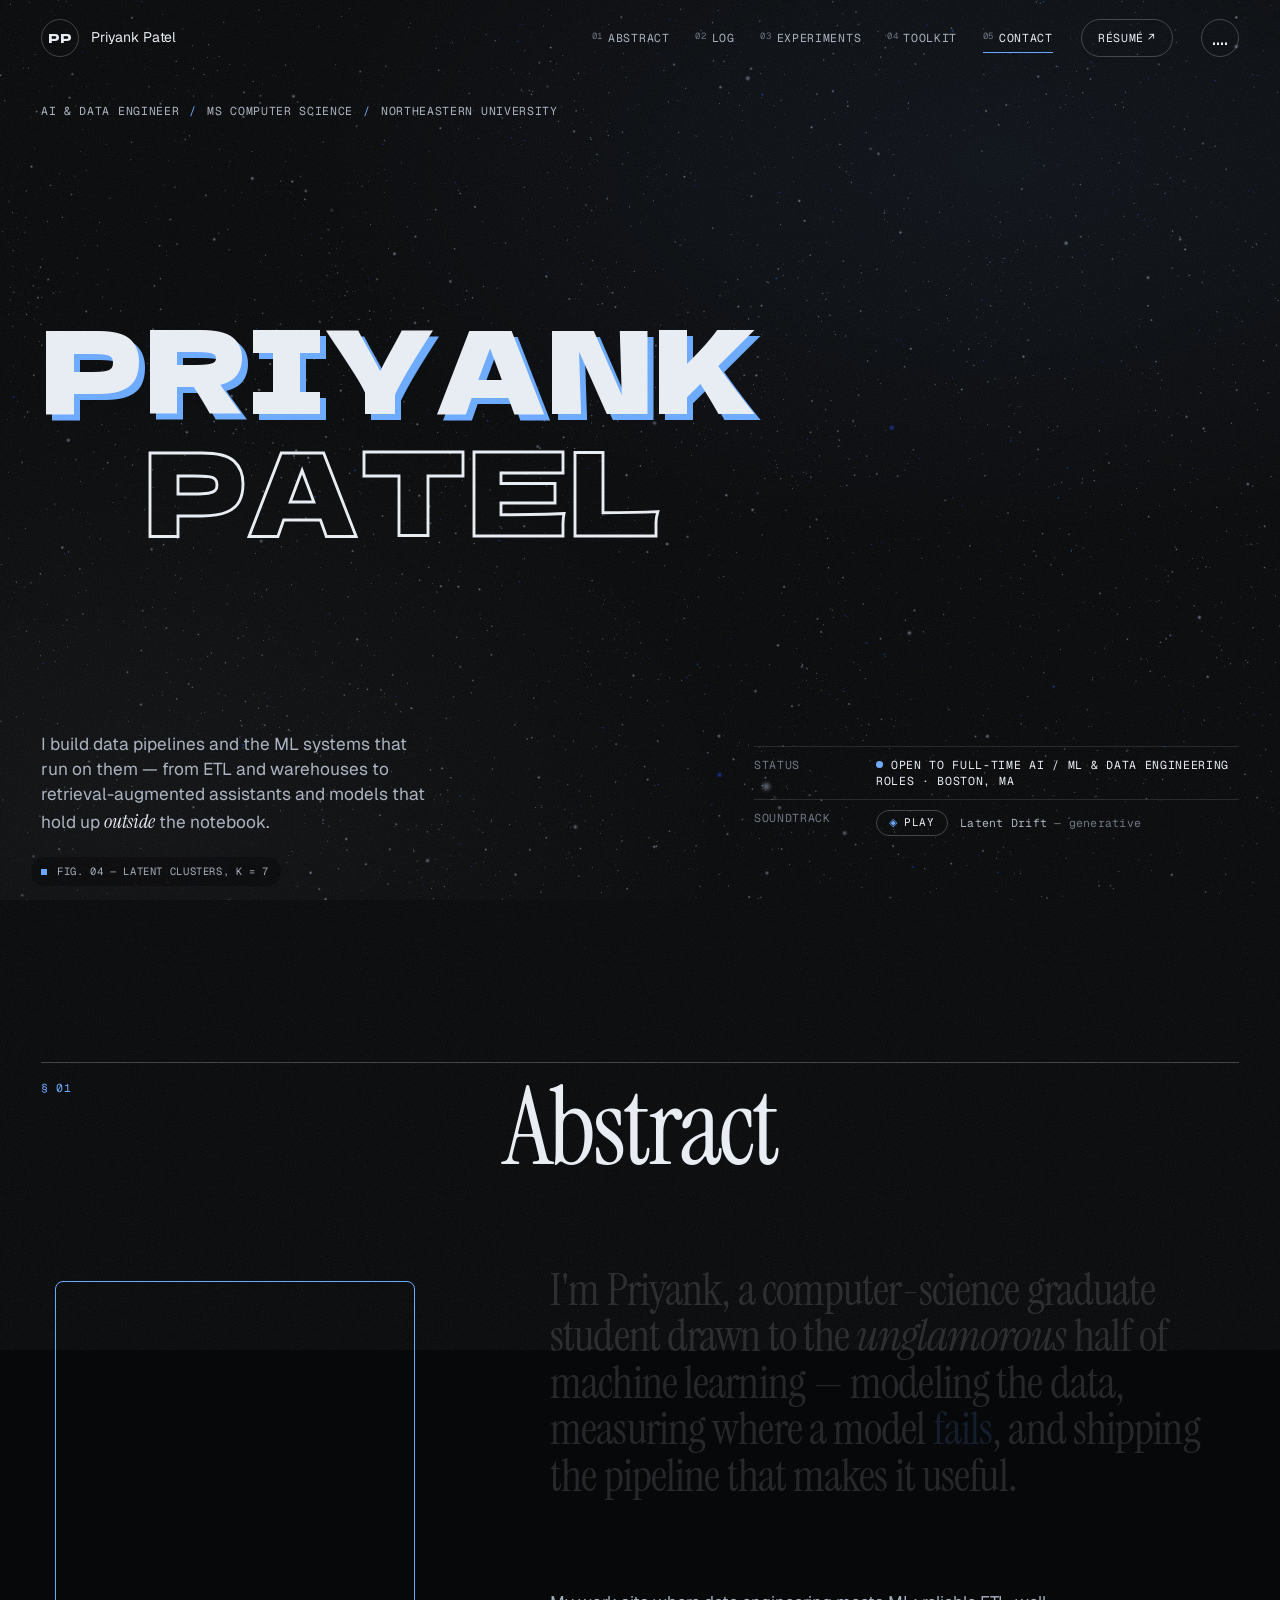
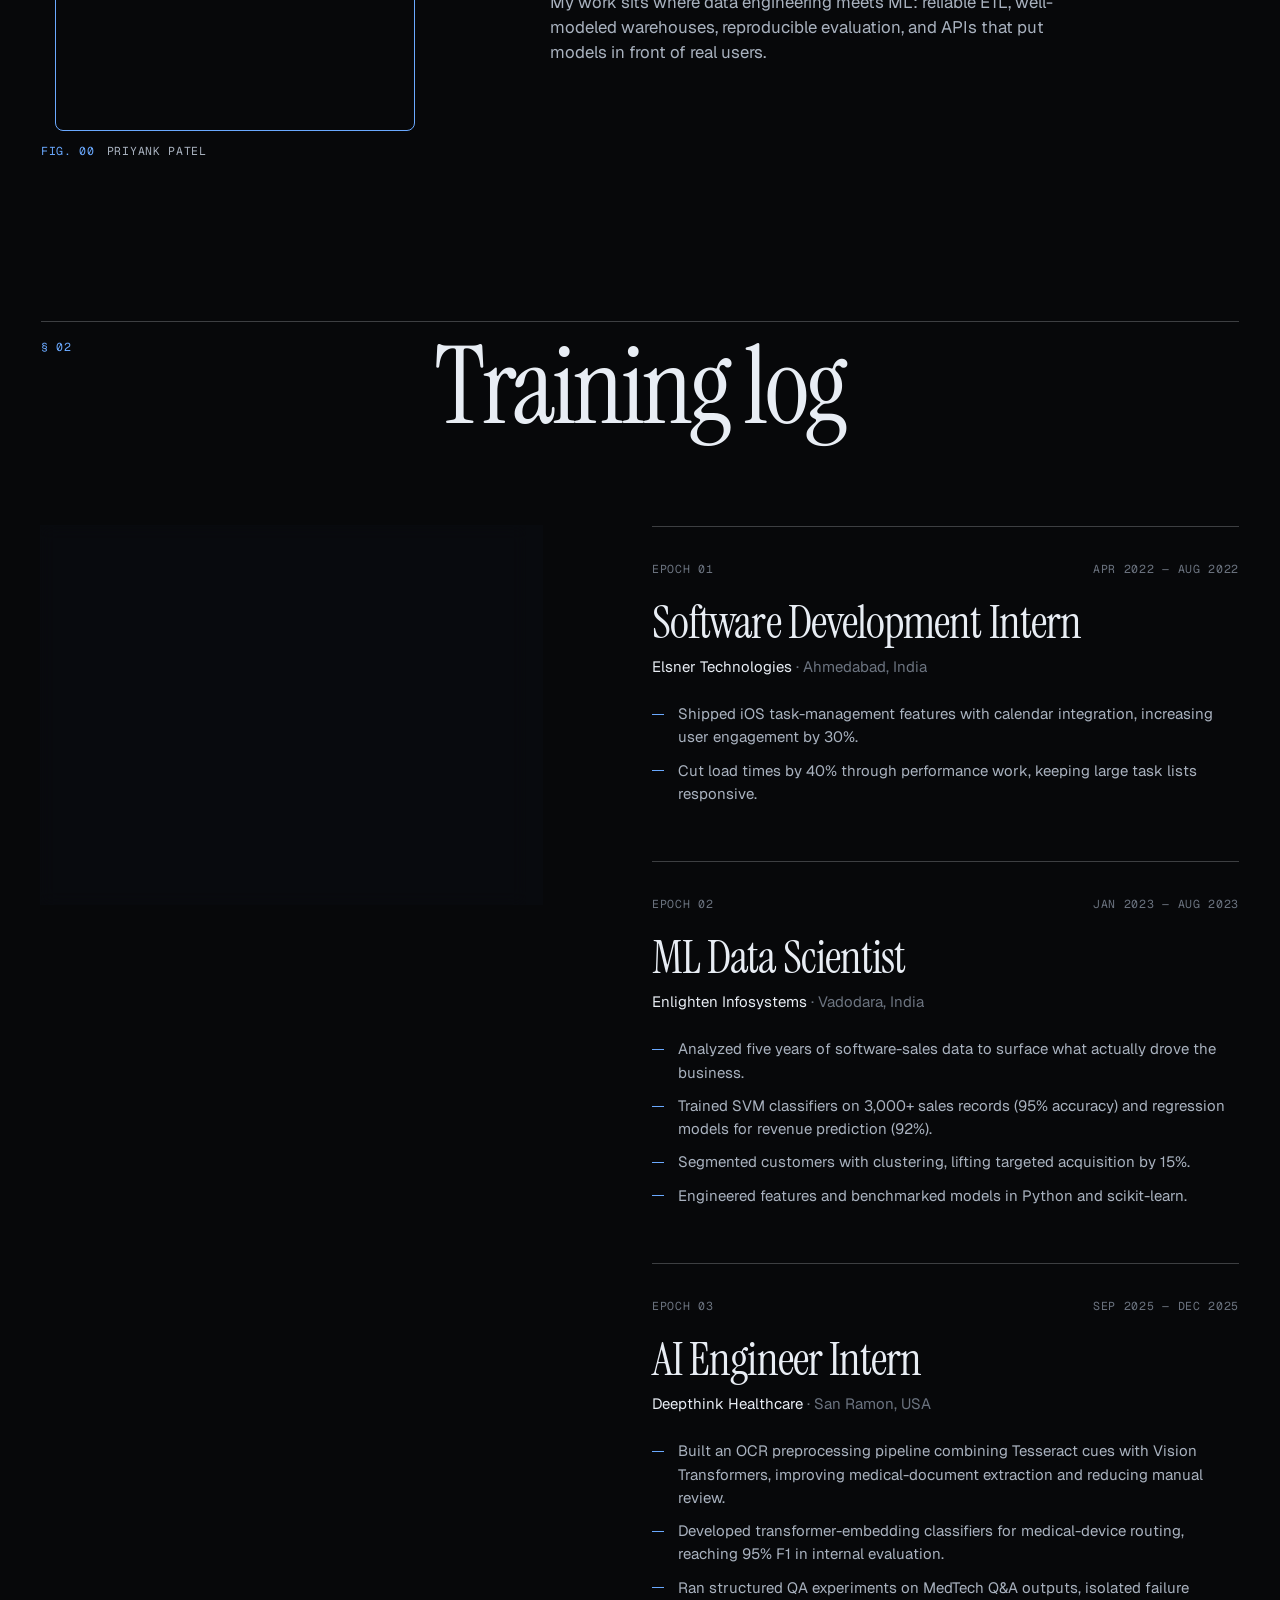
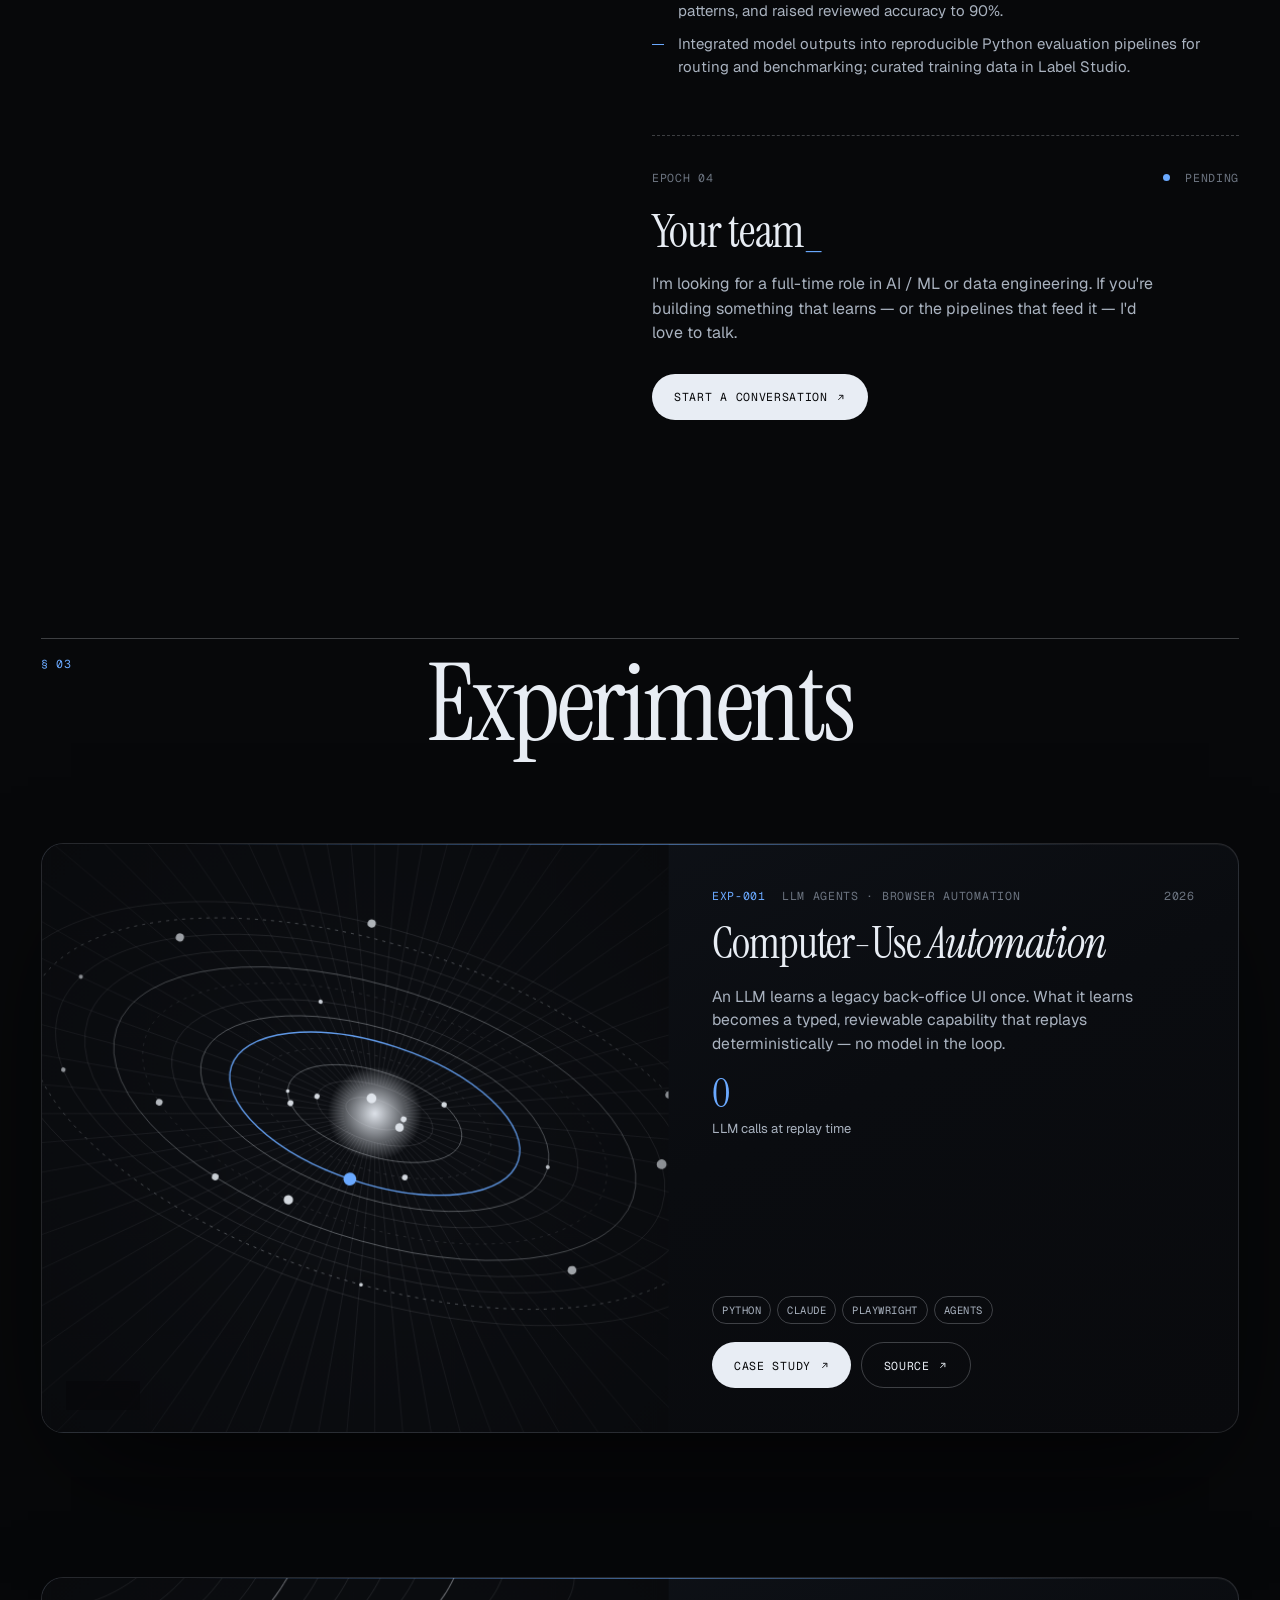
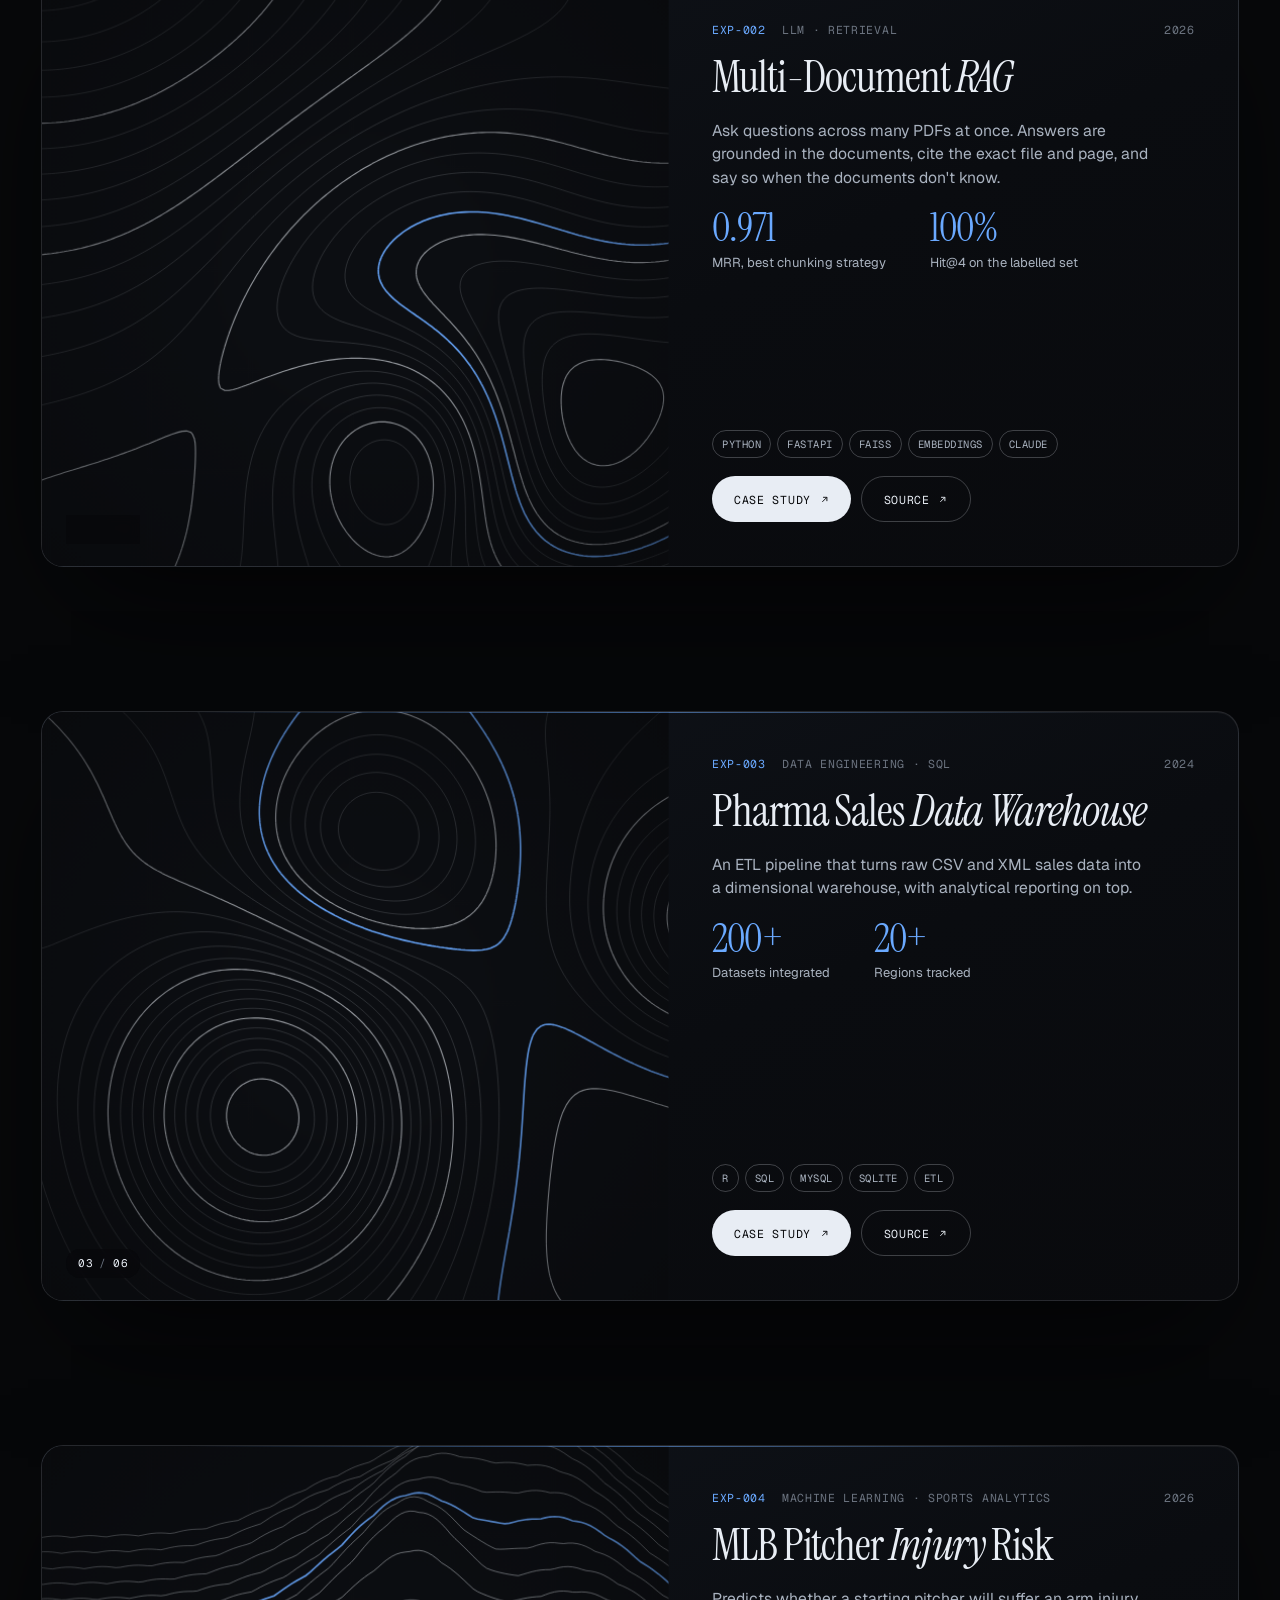
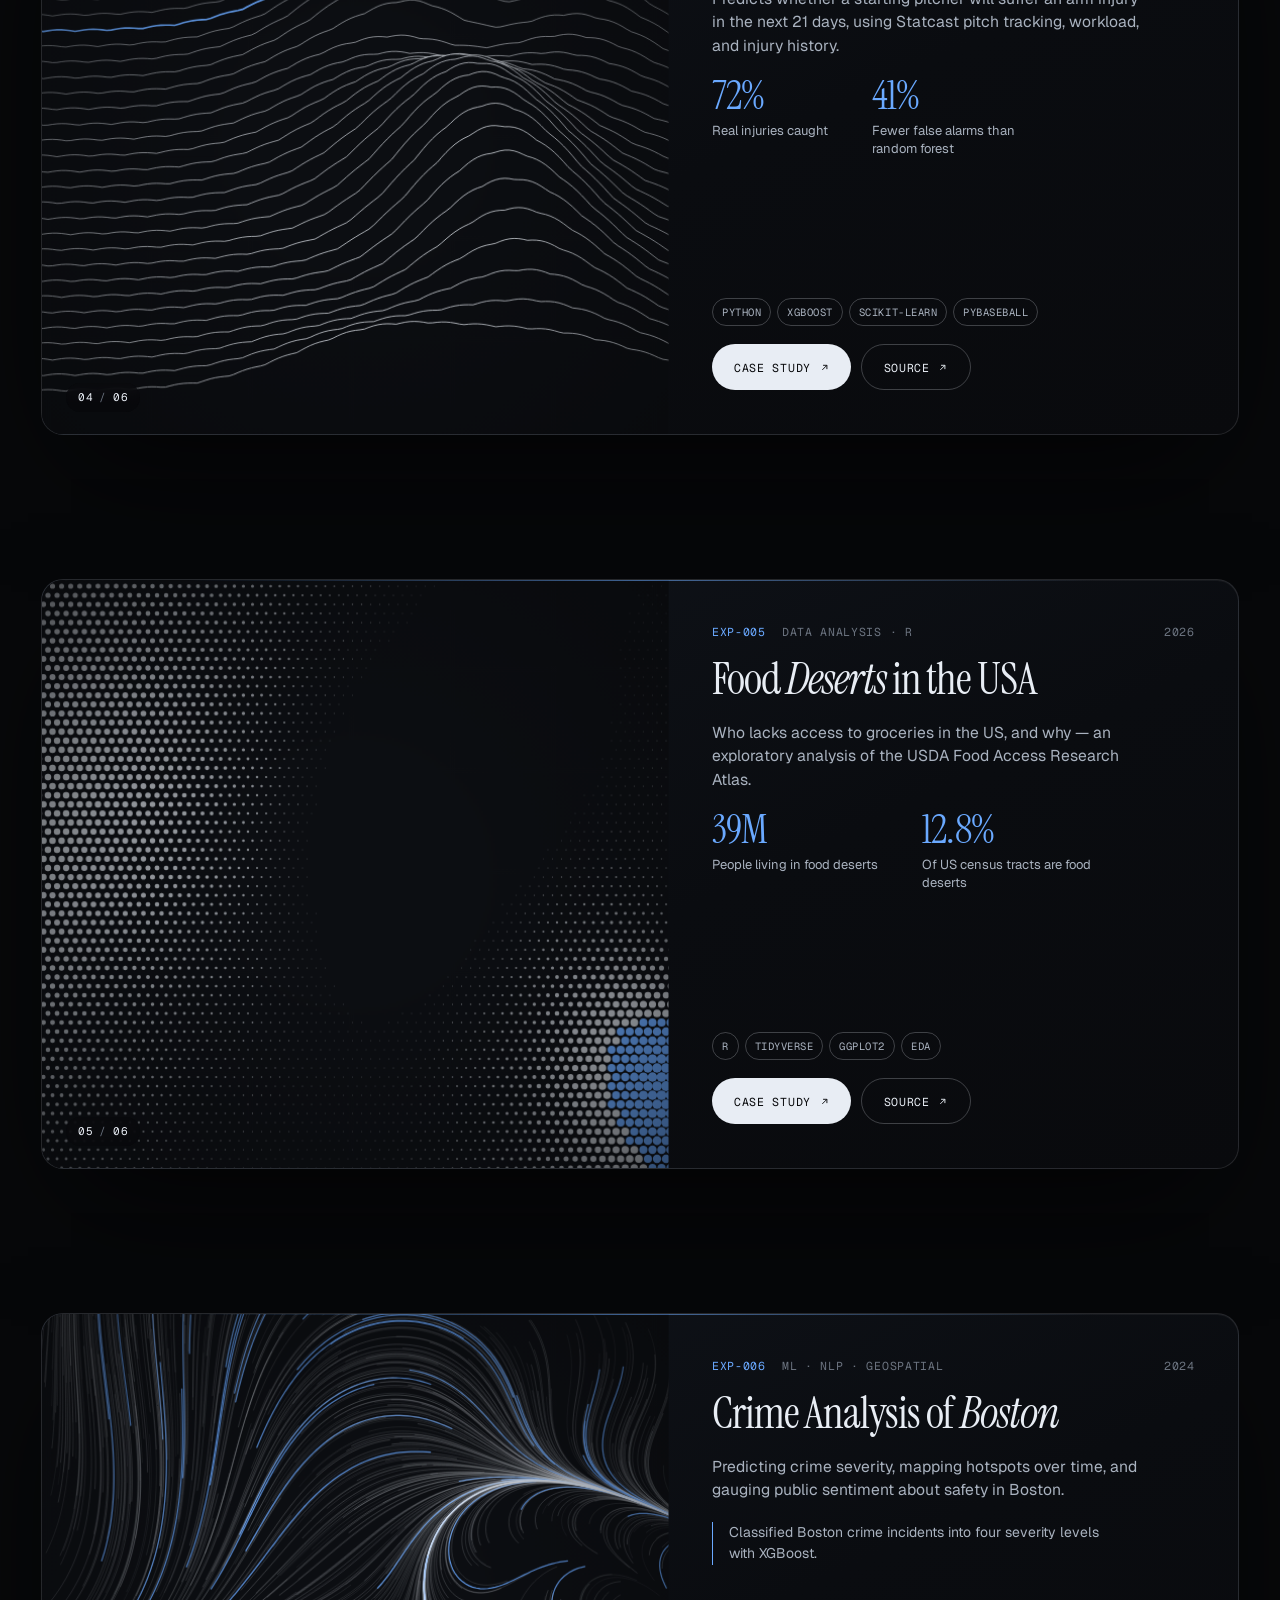
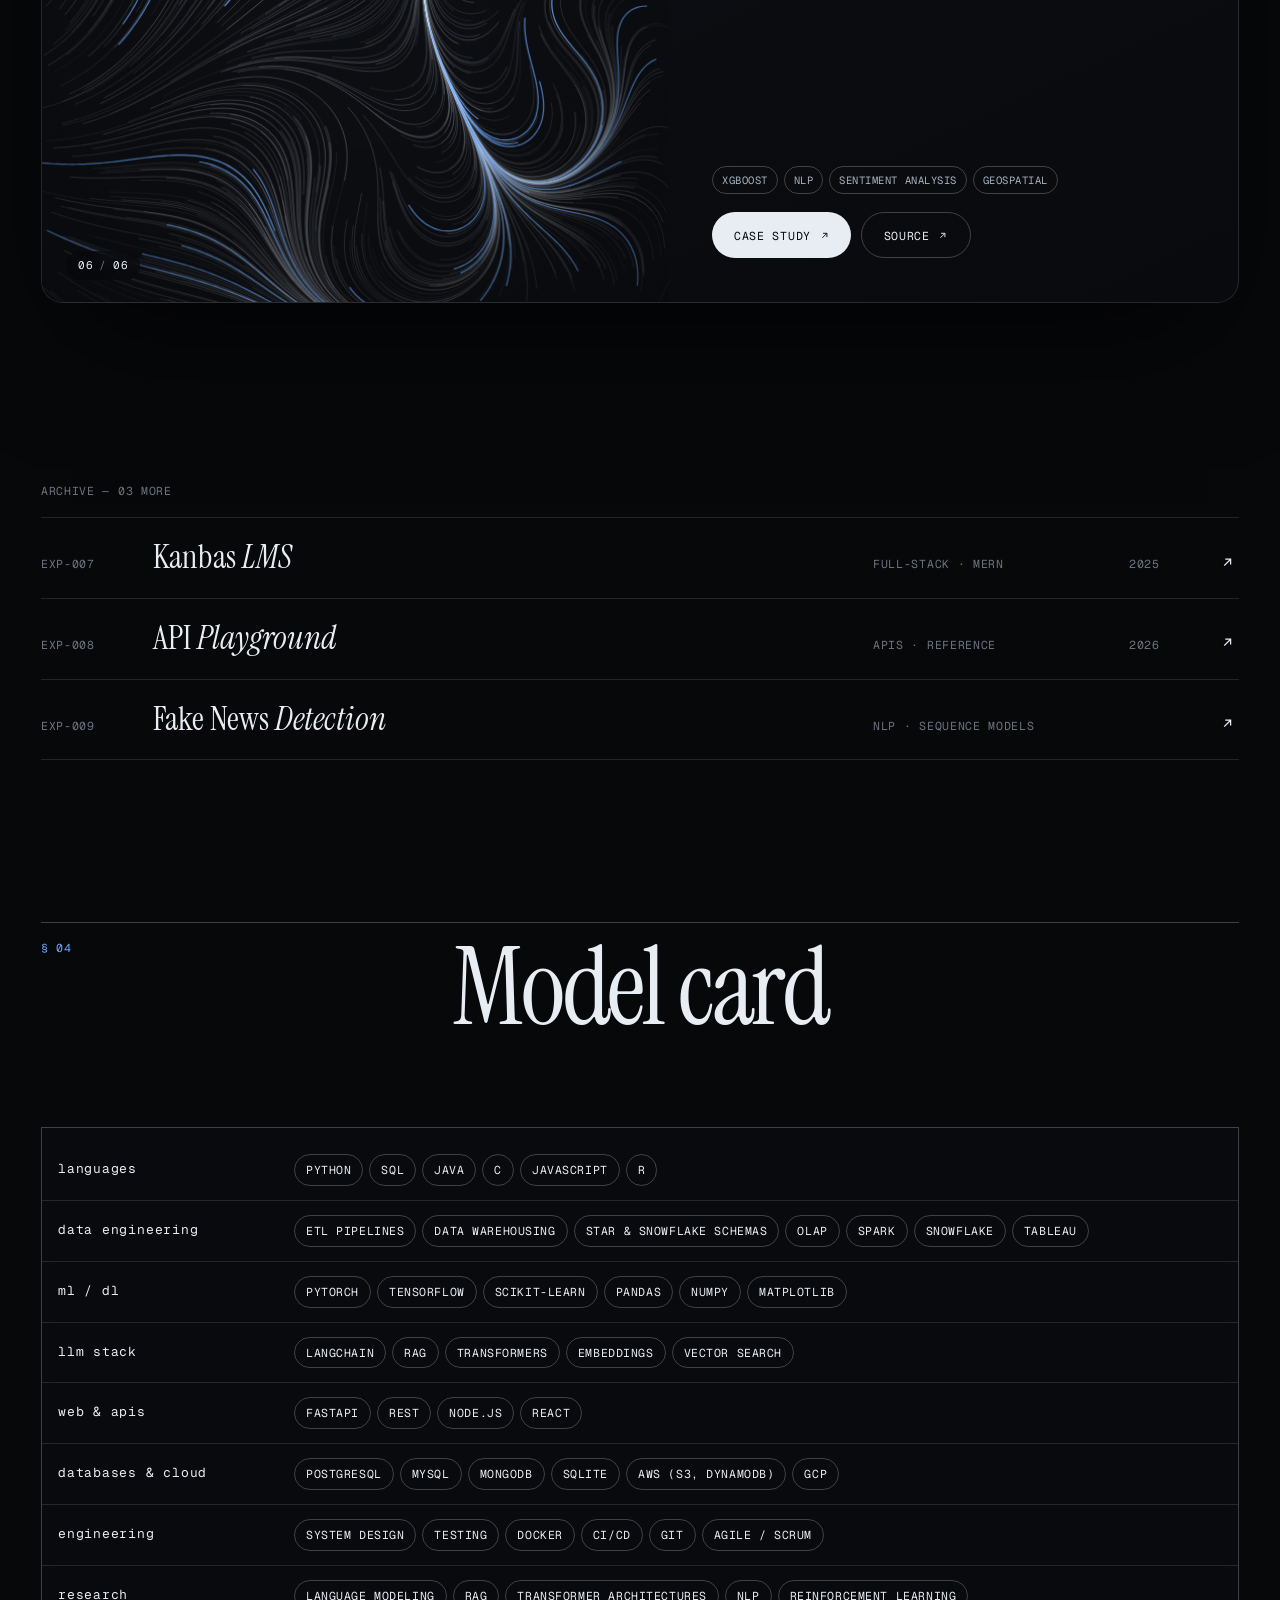
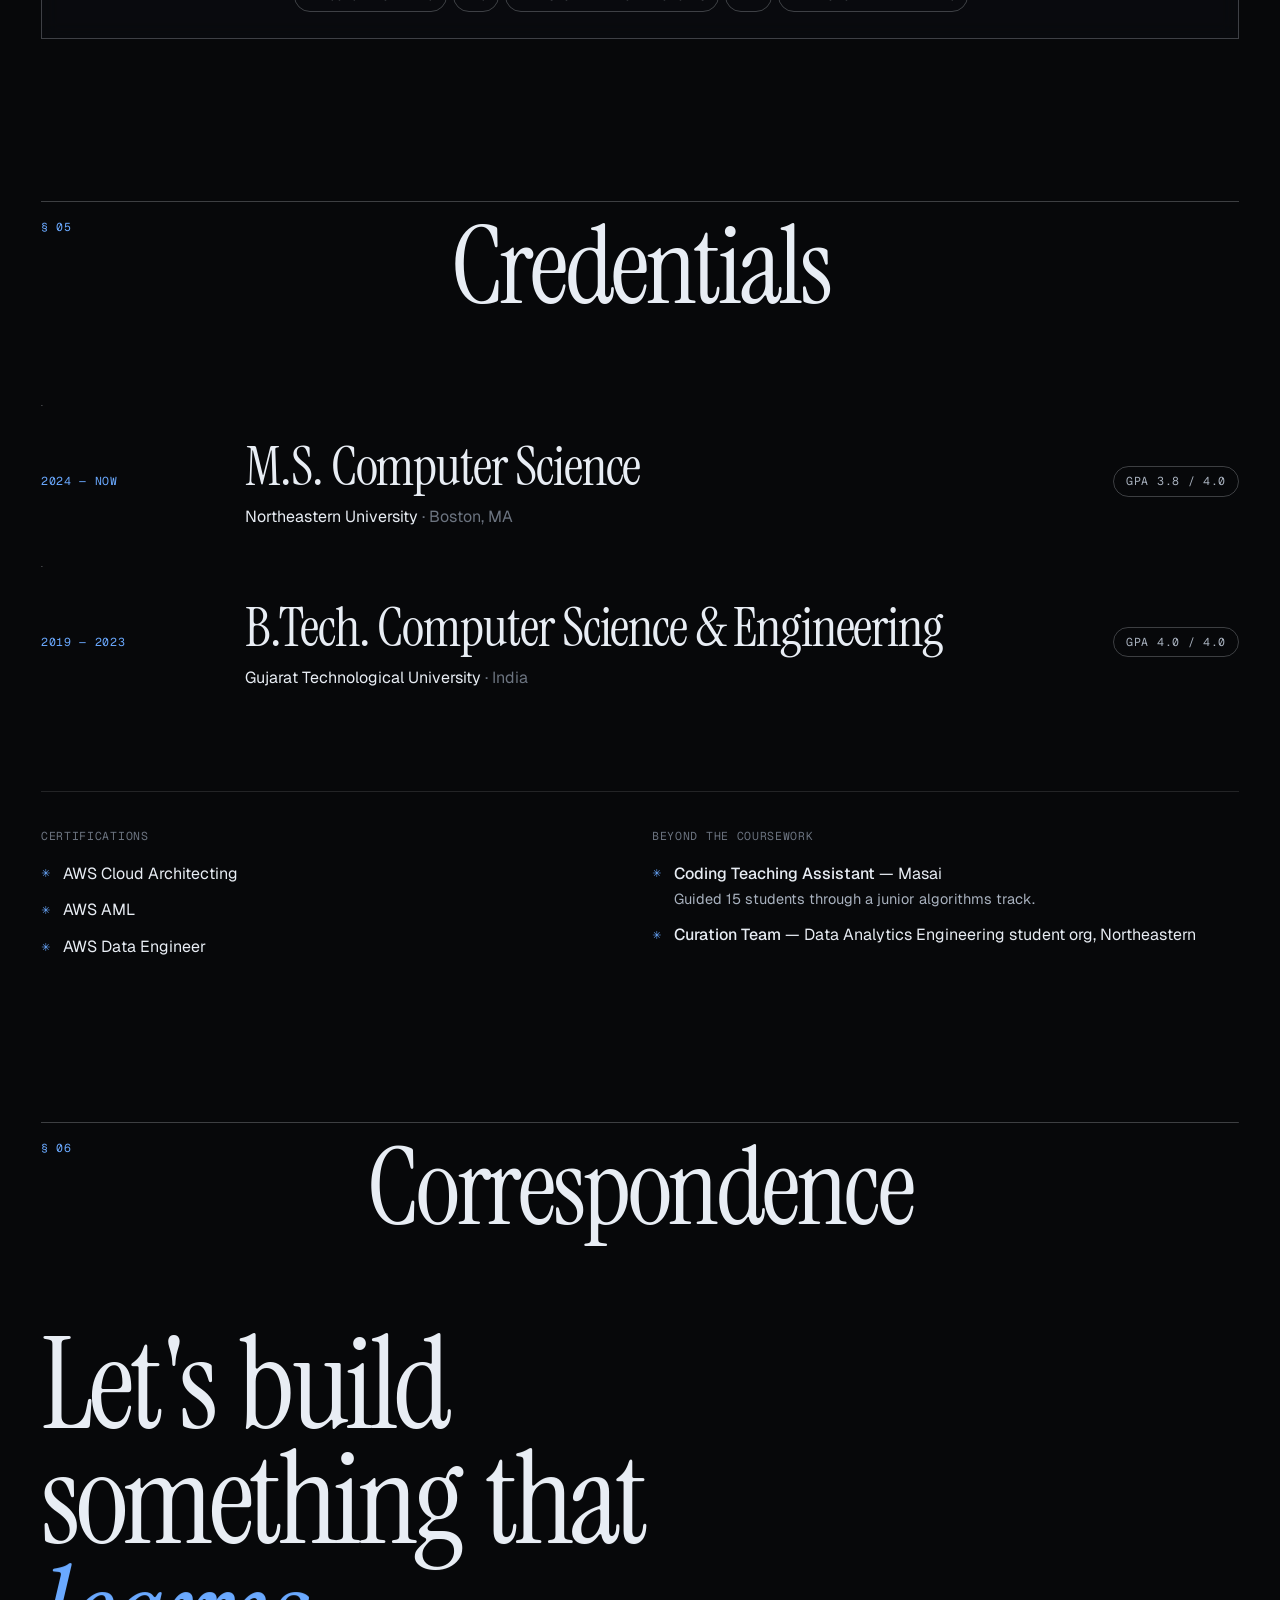
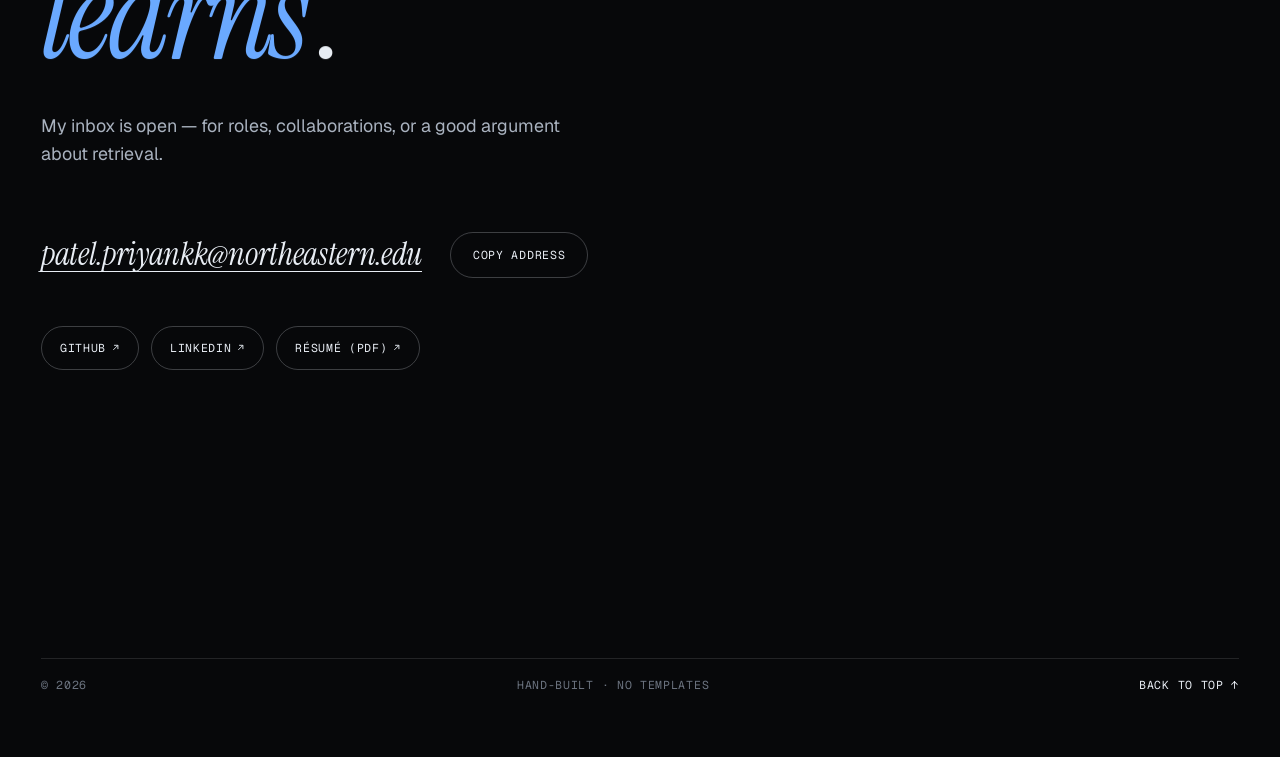
<file: index.html>
<!doctype html>
<html lang="en">
  <head>
    <meta charset="utf-8" />
    <meta name="viewport" content="width=device-width, initial-scale=1, viewport-fit=cover" />
    <title>Priyank Patel — AI & Data Engineer</title>
    <meta
      name="description"
      content="Priyank Patel — AI & data engineer and Northeastern CS grad student building data pipelines, warehouses, and the ML and retrieval systems on top of them."
    />
    <meta name="author" content="Priyank Patel" />
    <meta name="theme-color" content="#07080a" />
    <meta name="color-scheme" content="dark" />
    <link rel="canonical" href="https://priyank1510.github.io/" />

    <meta property="og:type" content="website" />
    <meta property="og:url" content="https://priyank1510.github.io/" />
    <meta property="og:title" content="Priyank Patel — AI & Data Engineer" />
    <meta property="og:description" content="Data pipelines, warehouses, and the ML and retrieval systems built on top of them." />
    <meta property="og:image" content="https://priyank1510.github.io/assets/og.png" />
    <meta property="og:image:width" content="1200" />
    <meta property="og:image:height" content="630" />
    <meta name="twitter:card" content="summary_large_image" />
    <meta name="twitter:title" content="Priyank Patel — AI & Data Engineer" />
    <meta name="twitter:description" content="Data pipelines, warehouses, and the ML and retrieval systems built on top of them." />
    <meta name="twitter:image" content="https://priyank1510.github.io/assets/og.png" />

    <link rel="icon" href="assets/favicon.svg" type="image/svg+xml" />
    <link rel="apple-touch-icon" href="assets/apple-touch-icon.png" />

    <link rel="preconnect" href="https://fonts.googleapis.com" />
    <link rel="preconnect" href="https://fonts.gstatic.com" crossorigin />
    <link
      rel="stylesheet"
      href="https://fonts.googleapis.com/css2?family=Dela+Gothic+One&family=Instrument+Serif:ital@0;1&family=Geist:wght@300..700&family=Geist+Mono:wght@400;500&display=swap"
    />
    <link rel="stylesheet" href="css/style.css" />
    <script type="importmap">
      { "imports": { "three": "./vendor/three.module.min.js" } }
    </script>
    <link rel="modulepreload" href="vendor/three.module.min.js" />

    <script>
      document.documentElement.classList.add("js");
    </script>

    <script type="application/ld+json">
      {
        "@context": "https://schema.org",
        "@type": "Person",
        "name": "Priyank Patel",
        "alternateName": "Priyankkumar Chandrakant Patel",
        "jobTitle": "AI & Data Engineer",
        "image": "https://priyank1510.github.io/assets/priyank.jpg",
        "url": "https://priyank1510.github.io/",
        "email": "mailto:patel.priyankk@northeastern.edu",
        "alumniOf": [
          { "@type": "CollegeOrUniversity", "name": "Northeastern University" },
          { "@type": "CollegeOrUniversity", "name": "Gujarat Technological University" }
        ],
        "sameAs": ["https://github.com/priyank1510", "https://www.linkedin.com/in/priyankk"],
        "knowsAbout": ["Machine Learning", "Data Engineering", "ETL", "Data Warehousing", "Retrieval-Augmented Generation", "Natural Language Processing", "Python", "SQL"]
      }
    </script>
  </head>

  <body>
    <a class="skip" href="#main">Skip to content</a>

    <canvas class="field" id="field" aria-hidden="true"></canvas>
    <div class="grain" aria-hidden="true"></div>

    <!-- ============================================================ loader -->
    <div class="loader" aria-hidden="true">
      <div></div>
      <div class="loader__count"><span class="loader__num">000</span></div>
      <div class="loader__bar"><i></i></div>
      <div class="loader__row mono">
        <span data-bind="name">Priyank Patel</span>
        <span>Portfolio · <span data-bind="year">2026</span></span>
      </div>
    </div>

    <!-- ============================================================ cursor -->
    <div class="cursor" aria-hidden="true">
      <div class="cursor__ring"><span class="cursor__label"></span></div>
      <div class="cursor__dot"></div>
    </div>

    <!-- ============================================================ nav -->
    <header class="nav">
      <a class="nav__brand" href="#top" data-magnetic aria-label="Back to top">
        <span class="nav__mono" data-bind="initials">PP</span>
        <span class="nav__name" data-bind="name">Priyank Patel</span>
      </a>
      <div class="nav__right">
      <nav class="nav__links" aria-label="Primary">
        <a href="#about" data-nav="about"><span class="idx">01</span><span data-scramble>Abstract</span></a>
        <a href="#log" data-nav="log"><span class="idx">02</span><span data-scramble>Log</span></a>
        <a href="#work" data-nav="work"><span class="idx">03</span><span data-scramble>Experiments</span></a>
        <a href="#toolkit" data-nav="toolkit"><span class="idx">04</span><span data-scramble>Toolkit</span></a>
        <a href="#contact" data-nav="contact"><span class="idx">05</span><span data-scramble>Contact</span></a>
      </nav>
      <a class="nav__cv mono" data-slot="nav-cv" target="_blank" rel="noopener" hidden><span data-scramble>Résumé</span> ↗</a>
      <button class="sound" type="button" data-sound aria-pressed="false" aria-label="Play soundtrack" data-magnetic>
        <span class="sound__bars" aria-hidden="true"><i></i><i></i><i></i><i></i></span>
      </button>
      <button class="nav__menu mono" type="button" aria-expanded="false" aria-controls="menu">
        <span class="nav__menu-label">Menu</span>
      </button>
      </div>
    </header>

    <div class="menu" id="menu" aria-hidden="true">
      <nav class="menu__links" aria-label="Mobile">
        <a href="#about"><span class="mono">01</span>Abstract</a>
        <a href="#log"><span class="mono">02</span>Training log</a>
        <a href="#work"><span class="mono">03</span>Experiments</a>
        <a href="#toolkit"><span class="mono">04</span>Toolkit</a>
        <a href="#contact"><span class="mono">05</span>Contact</a>
      </nav>
      <div class="menu__foot mono" data-slot="menu-foot"></div>
    </div>

    <!-- ============================================================ HUD -->
    <div class="hud" aria-hidden="true">
      <div class="hud__fig mono"><i></i><span class="hud__fig-text">Fig. 00 — Initialisation</span></div>
    </div>

    <main id="main">
      <!-- ========================================================== hero -->
      <section class="hero" id="top" data-figure="1" data-slot="hero"></section>

      <!-- ========================================================== about -->
      <section class="section about" id="about" data-figure="2">
        <header class="sec-head">
          <span class="sec-head__idx mono">§ 01</span>
          <h2 class="sec-head__title" data-split-chars>Abstract</h2>
        </header>
        <div data-slot="about"></div>
      </section>

      <!-- ========================================================== experience -->
      <section class="section log" id="log" data-figure="3">
        <header class="sec-head">
          <span class="sec-head__idx mono">§ 02</span>
          <h2 class="sec-head__title" data-split-chars>Training log</h2>
        </header>
        <div data-slot="log"></div>
      </section>

      <!-- ========================================================== projects -->
      <section class="section work" id="work" data-figure="4">
        <header class="sec-head">
          <span class="sec-head__idx mono">§ 03</span>
          <h2 class="sec-head__title" data-split-chars>Experiments</h2>
        </header>
        <div data-slot="work"></div>
      </section>

      <!-- ========================================================== skills -->
      <section class="section toolkit" id="toolkit" data-figure="5">
        <header class="sec-head">
          <span class="sec-head__idx mono">§ 04</span>
          <h2 class="sec-head__title" data-split-chars>Model card</h2>
        </header>
        <div data-slot="toolkit"></div>
      </section>

      <!-- ========================================================== education -->
      <section class="section creds" id="credentials" data-figure="5">
        <header class="sec-head">
          <span class="sec-head__idx mono">§ 05</span>
          <h2 class="sec-head__title" data-split-chars>Credentials</h2>
        </header>
        <div data-slot="creds"></div>
      </section>

      <!-- ========================================================== contact -->
      <section class="section contact" id="contact" data-figure="6">
        <header class="sec-head">
          <span class="sec-head__idx mono">§ 06</span>
          <h2 class="sec-head__title" data-split-chars>Correspondence</h2>
        </header>
        <div data-slot="contact"></div>
      </section>
    </main>

    <footer class="foot" data-slot="footer"></footer>

    <!-- ============================================================ case study -->
    <div class="case" id="case" role="dialog" aria-modal="true" aria-labelledby="case-title" aria-hidden="true">
      <div class="case__curtain"></div>
      <div class="case__panel" data-lenis-prevent tabindex="-1">
        <div class="case__bar">
          <span class="case__crumb mono"></span>
          <button class="case__close mono" type="button" data-magnetic>
            <span data-scramble>Close</span> <span aria-hidden="true">✕</span>
          </button>
        </div>
        <article class="case__body"></article>
      </div>
    </div>

    <!-- floating preview for archive rows -->
    <div class="preview" aria-hidden="true"><canvas></canvas></div>

    <noscript>
      <div class="noscript">
        <p>Priyank Patel — AI Engineer.</p>
        <p>This site is interactive and needs JavaScript. Reach me at
          <a href="mailto:patel.priyankk@northeastern.edu">patel.priyankk@northeastern.edu</a>,
          <a href="https://github.com/priyank1510">GitHub</a> or
          <a href="https://www.linkedin.com/in/priyankk">LinkedIn</a>.</p>
      </div>
    </noscript>

    <script defer src="vendor/gsap.min.js"></script>
    <script defer src="vendor/ScrollTrigger.min.js"></script>
    <script defer src="vendor/lenis.min.js"></script>
    <script type="module" src="js/main.js"></script>
  </body>
</html>
</file>
<file: css/style.css>
/* ==========================================================================
   PRIYANK PATEL — portfolio
   Aesthetic: a research notebook lit from inside. Warm ink, bone paper,
   one vermilion signal. Serif for voice, mono for instrumentation.
   ========================================================================== */

:root {
  --ink: #07080a;
  --ink-2: #0e1015;
  --ink-3: #151821;
  --paper: #e8edf4;
  --paper-dim: #a9b2bf;
  --muted: #6c7480;
  --line: rgba(232, 237, 244, 0.12);
  --line-2: rgba(232, 237, 244, 0.24);
  --accent: #6aa9ff;
  --accent-soft: rgba(106, 169, 255, 0.14);

  --display: "Dela Gothic One", "Arial Black", ui-sans-serif, sans-serif;
  --serif: "Instrument Serif", "Iowan Old Style", "Times New Roman", serif;
  --sans: "Geist", ui-sans-serif, system-ui, -apple-system, "Segoe UI", sans-serif;
  --mono: "Geist Mono", ui-monospace, "SFMono-Regular", Menlo, Consolas, monospace;

  --gutter: clamp(16px, 3.2vw, 48px);
  --nav-h: 76px;
  --ease: cubic-bezier(0.16, 1, 0.3, 1);
  --ease-in-out: cubic-bezier(0.87, 0, 0.13, 1);
}

/* ------------------------------------------------------------------ base */
*,
*::before,
*::after {
  box-sizing: border-box;
}

html {
  -webkit-text-size-adjust: 100%;
  text-size-adjust: 100%;
  background: var(--ink);
  color-scheme: dark;
  scrollbar-width: thin;
  scrollbar-color: var(--line-2) transparent;
}

body {
  margin: 0;
  min-height: 100vh;
  background:
    radial-gradient(90vw 70vh at 78% 18%, rgba(106, 169, 255, 0.055), transparent 60%),
    radial-gradient(80vw 80vh at 10% 90%, rgba(232, 237, 244, 0.035), transparent 60%),
    var(--ink);
  background-attachment: fixed;
  color: var(--paper);
  font-family: var(--sans);
  font-size: 16px;
  line-height: 1.55;
  font-weight: 400;
  -webkit-font-smoothing: antialiased;
  -moz-osx-font-smoothing: grayscale;
  overflow-x: clip;
}

img,
canvas,
svg {
  display: block;
  max-width: 100%;
}

a {
  color: inherit;
  text-decoration: none;
}

button {
  font: inherit;
  color: inherit;
  background: none;
  border: 0;
  padding: 0;
  cursor: pointer;
}

h1,
h2,
h3,
h4,
p,
ul,
ol,
dl,
dd {
  margin: 0;
  padding: 0;
}

ul,
ol {
  list-style: none;
}

em {
  font-style: italic;
}

::selection {
  background: var(--accent);
  color: var(--ink);
}

:focus-visible {
  outline: 1px solid var(--accent);
  outline-offset: 4px;
  border-radius: 2px;
}

.mono {
  font-family: var(--mono);
  font-size: 11.5px;
  line-height: 1.4;
  letter-spacing: 0.06em;
  text-transform: uppercase;
  font-weight: 400;
}

.hl {
  color: var(--accent);
}

.muted {
  color: var(--muted);
}

.sr-only {
  position: absolute;
  width: 1px;
  height: 1px;
  margin: -1px;
  overflow: hidden;
  clip: rect(0 0 0 0);
  white-space: nowrap;
}

.skip {
  position: fixed;
  top: 12px;
  left: 12px;
  z-index: 300;
  padding: 10px 14px;
  background: var(--paper);
  color: var(--ink);
  font-family: var(--mono);
  font-size: 12px;
  transform: translateY(-200%);
}
.skip:focus {
  transform: none;
}

/* lenis */
html.lenis,
html.lenis body {
  height: auto;
}
.lenis:not(.lenis-autoToggle).lenis-stopped {
  overflow: clip;
}
.lenis [data-lenis-prevent] {
  overscroll-behavior: contain;
}
.lenis.lenis-smooth iframe {
  pointer-events: none;
}

/* ----------------------------------------------------------- atmosphere */
.field {
  position: fixed;
  inset: 0;
  width: 100vw;
  height: 100vh;
  z-index: 0;
  pointer-events: none;
}

.no-webgl .field {
  display: none;
}
.no-webgl body {
  background:
    radial-gradient(40vw 40vw at 72% 40%, rgba(106, 169, 255, 0.12), transparent 70%),
    radial-gradient(30vw 30vw at 72% 40%, rgba(232, 237, 244, 0.08), transparent 70%),
    var(--ink);
}

.grain {
  position: fixed;
  inset: -50%;
  z-index: 90;
  pointer-events: none;
  opacity: 0.07;
  background-image: url("data:image/svg+xml;utf8,<svg xmlns='http://www.w3.org/2000/svg' width='220' height='220'><filter id='n'><feTurbulence type='fractalNoise' baseFrequency='0.85' numOctaves='3' stitchTiles='stitch'/><feColorMatrix values='0 0 0 0 1  0 0 0 0 1  0 0 0 0 1  0 0 0 0.9 0'/></filter><rect width='100%' height='100%' filter='url(%23n)'/></svg>");
  animation: grain 0.9s steps(6) infinite;
}

@keyframes grain {
  0% { transform: translate(0, 0); }
  20% { transform: translate(-3%, 2%); }
  40% { transform: translate(2%, -4%); }
  60% { transform: translate(-4%, -1%); }
  80% { transform: translate(3%, 3%); }
  100% { transform: translate(0, 0); }
}

main,
.foot {
  position: relative;
  z-index: 1;
}
/* reveal offsets must never widen the page (clip keeps position: sticky working) */
main {
  overflow-x: clip;
}

.pulse {
  display: inline-block;
  width: 7px;
  height: 7px;
  margin-right: 8px;
  border-radius: 50%;
  background: var(--accent);
  vertical-align: 1px;
  box-shadow: 0 0 0 0 rgba(106, 169, 255, 0.6);
  animation: pulse 2s var(--ease) infinite;
}

@keyframes pulse {
  0% { box-shadow: 0 0 0 0 rgba(106, 169, 255, 0.55); }
  70% { box-shadow: 0 0 0 9px rgba(106, 169, 255, 0); }
  100% { box-shadow: 0 0 0 0 rgba(106, 169, 255, 0); }
}

.blink {
  color: var(--accent);
  animation: blink 1.05s steps(1) infinite;
  margin-left: 0.05em;
}
@keyframes blink {
  50% { opacity: 0; }
}

.arr {
  width: 0.8em;
  height: 0.8em;
  display: inline-block;
  vertical-align: -0.02em;
  margin-left: 0.4em;
  transition: transform 0.5s var(--ease);
}
a:hover .arr,
button:hover .arr {
  transform: translate(2px, -2px);
}

.char {
  display: inline-block;
  will-change: transform;
  backface-visibility: hidden;
}

/* ---------------------------------------------------------------- loader */
.loader {
  position: fixed;
  inset: 0;
  z-index: 120;
  display: grid;
  grid-template-rows: auto 1fr auto auto;
  gap: 18px;
  padding: var(--gutter);
  background: var(--ink);
  clip-path: inset(0 0 0 0);
}
.loader__row {
  display: flex;
  justify-content: space-between;
  color: var(--muted);
}
.loader__count {
  align-self: end;
  overflow: hidden;
  line-height: 0.8;
}
.loader__num {
  display: block;
  font-family: var(--display);
  font-size: clamp(5rem, 22vw, 22rem);
  letter-spacing: -0.02em;
  line-height: 0.82;
  font-variant-numeric: tabular-nums;
}
.loader__bar {
  height: 1px;
  background: var(--line);
  overflow: hidden;
}
.loader__bar i {
  display: block;
  height: 100%;
  background: var(--accent);
  transform-origin: left;
  transform: scaleX(0);
}

/* ---------------------------------------------------------------- cursor */
.cursor {
  display: none;
}
.has-cursor .cursor {
  display: block;
}
.has-cursor,
.has-cursor a,
.has-cursor button,
.has-cursor [data-tilt] {
  cursor: none;
}
.cursor__ring,
.cursor__dot {
  position: fixed;
  top: 0;
  left: 0;
  z-index: 200;
  pointer-events: none;
  opacity: 0;
  transition: opacity 0.3s;
}
.cursor-visible .cursor__ring,
.cursor-visible .cursor__dot {
  opacity: 1;
}
.cursor__dot {
  width: 5px;
  height: 5px;
  margin: -2.5px 0 0 -2.5px;
  border-radius: 50%;
  background: var(--paper);
  mix-blend-mode: difference;
}
.cursor__ring {
  width: 0;
  height: 0;
}
.cursor__ring::before {
  content: "";
  position: absolute;
  left: 0;
  top: 0;
  width: 38px;
  height: 38px;
  border: 1px solid rgba(232, 237, 244, 0.45);
  border-radius: 50%;
  transform: translate(-50%, -50%) scale(var(--s, 1));
  transition:
    transform 0.5s var(--ease),
    background-color 0.4s,
    border-color 0.4s;
}
.cursor-hover .cursor__ring::before {
  --s: 1.55;
  border-color: var(--accent);
  background: var(--accent-soft);
}
.cursor-down .cursor__ring::before {
  --s: 0.8;
}
.cursor-label .cursor__ring::before {
  --s: 2.5;
  background: var(--accent);
  border-color: var(--accent);
}
.cursor-label .cursor__dot {
  opacity: 0;
}
.cursor__label {
  position: absolute;
  left: 0;
  top: 0;
  transform: translate(-50%, -50%) scale(0.6);
  opacity: 0;
  font-family: var(--mono);
  font-size: 10.5px;
  letter-spacing: 0.08em;
  text-transform: uppercase;
  color: var(--ink);
  white-space: nowrap;
  transition:
    opacity 0.3s,
    transform 0.5s var(--ease);
}
.cursor-label .cursor__label {
  opacity: 1;
  transform: translate(-50%, -50%) scale(1);
}

/* ------------------------------------------------------------------- nav */
.nav {
  position: fixed;
  inset: 0 0 auto 0;
  z-index: 100;
  height: var(--nav-h);
  padding: 0 var(--gutter);
  display: grid;
  grid-template-columns: 1fr auto;
  align-items: center;
  transition: transform 0.7s var(--ease);
}
.nav::before {
  content: "";
  position: absolute;
  inset: 0 0 -30px 0;
  background: linear-gradient(to bottom, rgba(7, 8, 10, 0.94) 0%, rgba(7, 8, 10, 0.8) 55%, rgba(7, 8, 10, 0));
  backdrop-filter: blur(6px);
  -webkit-backdrop-filter: blur(6px);
  mask-image: linear-gradient(to bottom, #000 60%, transparent);
  -webkit-mask-image: linear-gradient(to bottom, #000 60%, transparent);
  opacity: 0;
  transition: opacity 0.5s;
  pointer-events: none;
}
.nav.is-solid::before {
  opacity: 1;
}
.nav.is-hidden {
  transform: translateY(-110%);
}
.nav.is-hidden:focus-within {
  transform: none;
}
.nav > * {
  position: relative;
}
.nav__brand {
  justify-self: start;
  display: inline-flex;
  align-items: center;
  gap: 12px;
}
.nav__mono {
  display: grid;
  place-items: center;
  width: 38px;
  height: 38px;
  border: 1px solid var(--line-2);
  border-radius: 50%;
  font-family: var(--display);
  font-size: 13px;
  letter-spacing: 0.02em;
  transition:
    background-color 0.4s,
    color 0.4s,
    border-color 0.4s;
}
.nav__brand:hover .nav__mono {
  background: var(--paper);
  color: var(--ink);
  border-color: var(--paper);
}
.nav__name {
  font-size: 14px;
  letter-spacing: -0.01em;
}
.nav__right {
  justify-self: end;
  display: flex;
  align-items: center;
  gap: clamp(16px, 2.2vw, 32px);
}
.nav__links {
  display: flex;
  gap: clamp(14px, 2vw, 30px);
}

.nav__cv {
  display: inline-flex;
  align-items: center;
  gap: 4px;
  height: 38px;
  padding: 0 16px;
  border: 1px solid var(--line-2);
  border-radius: 999px;
  color: var(--paper);
  transition:
    background-color 0.3s,
    color 0.3s,
    border-color 0.3s;
}
.nav__cv:hover {
  background: var(--paper);
  border-color: var(--paper);
  color: var(--ink);
}
.nav__cv[hidden] {
  display: none;
}

/* sound toggle — an equaliser that listens to the soundtrack */
.sound {
  display: grid;
  place-items: center;
  width: 38px;
  height: 38px;
  border: 1px solid var(--line-2);
  border-radius: 50%;
  transition:
    border-color 0.4s,
    background-color 0.4s;
}
.sound:hover {
  border-color: var(--accent);
}
.sound__bars {
  display: flex;
  align-items: flex-end;
  gap: 2px;
  height: 14px;
}
.sound__bars i {
  display: block;
  width: 2px;
  height: 100%;
  background: var(--paper);
  transform-origin: bottom;
  transform: scaleY(0.18);
  transition: transform 0.12s linear;
}
.sound-on .sound {
  border-color: var(--accent);
  background: var(--accent-soft);
}
.sound-on .sound__bars i {
  background: var(--accent);
}
.nav__links a {
  position: relative;
  font-family: var(--mono);
  font-size: 11.5px;
  letter-spacing: 0.06em;
  text-transform: uppercase;
  color: var(--paper-dim);
  padding: 6px 0;
  transition: color 0.3s;
}
.nav__links a:hover,
.nav__links a.is-active {
  color: var(--paper);
}
.nav__links .idx {
  font-size: 9px;
  color: var(--muted);
  margin-right: 5px;
  vertical-align: 3px;
}
.nav__links a::after {
  content: "";
  position: absolute;
  left: 0;
  right: 0;
  bottom: 0;
  height: 1px;
  background: var(--accent);
  transform: scaleX(0);
  transform-origin: right;
  transition: transform 0.6s var(--ease);
}
.nav__links a:hover::after,
.nav__links a.is-active::after {
  transform: scaleX(1);
  transform-origin: left;
}
.nav__menu {
  display: none;
  justify-self: end;
  align-items: center;
  gap: 10px;
  height: 38px;
  padding: 0 16px;
  border: 1px solid var(--line-2);
  border-radius: 999px;
}
.nav__menu i {
  display: none;
}

/* mobile menu */
.menu {
  position: fixed;
  inset: 0;
  z-index: 95;
  display: flex;
  flex-direction: column;
  justify-content: space-between;
  padding: calc(var(--nav-h) + 4vh) var(--gutter) var(--gutter);
  background: var(--ink-2);
  clip-path: inset(0 0 100% 0);
  transition: clip-path 0.9s var(--ease-in-out);
  visibility: hidden;
}
.menu-open .menu {
  clip-path: inset(0 0 0 0);
  visibility: visible;
}
.menu__links {
  display: flex;
  flex-direction: column;
}
.menu__links a {
  display: flex;
  align-items: baseline;
  gap: 16px;
  padding: 10px 0;
  border-bottom: 1px solid var(--line);
  font-family: var(--serif);
  font-size: clamp(2.6rem, 11vw, 4.5rem);
  line-height: 1;
}
.menu__links a .mono {
  color: var(--accent);
}
.menu__foot {
  display: flex;
  flex-direction: column;
  gap: 8px;
  color: var(--paper-dim);
  text-transform: none;
}

/* ------------------------------------------------------------------- HUD */
.hud__fig {
  position: fixed;
  left: calc(var(--gutter) - 10px);
  bottom: 14px;
  z-index: 50;
  display: flex;
  align-items: center;
  gap: 10px;
  padding: 7px 12px 7px 10px;
  border-radius: 999px;
  background: rgba(7, 8, 10, 0.72);
  backdrop-filter: blur(8px);
  -webkit-backdrop-filter: blur(8px);
  color: var(--paper-dim);
  font-size: 10.5px;
  pointer-events: none;
}
.hud__fig i {
  width: 6px;
  height: 6px;
  background: var(--accent);
}
.case-open .hud {
  opacity: 0;
}

/* -------------------------------------------------------------- sections */
.section {
  position: relative;
  padding: clamp(110px, 18vh, 220px) var(--gutter) 0;
}

.sec-head {
  --rule: 1;
  position: relative;
  display: grid;
  grid-template-columns: 1fr auto 1fr;
  align-items: end;
  gap: 24px;
  padding-top: 18px;
  margin-bottom: clamp(56px, 10vh, 120px);
}
.sec-head::before {
  content: "";
  position: absolute;
  inset: 0 0 auto 0;
  height: 1px;
  background: var(--line-2);
  transform: scaleX(var(--rule));
  transform-origin: left;
}
.sec-head__idx {
  color: var(--accent);
  align-self: start;
}
.sec-head__title {
  font-family: var(--serif);
  font-weight: 400;
  font-size: clamp(3rem, 8.4vw, 8.6rem);
  line-height: 0.9;
  letter-spacing: -0.03em;
  text-align: center;
  white-space: nowrap;
}
.sec-head__note {
  justify-self: end;
  align-self: start;
  color: var(--muted);
  text-align: right;
}

/* ----------------------------------------------------------------- chips */
.chips {
  display: flex;
  flex-wrap: wrap;
  gap: 6px;
  margin-top: 20px;
}
.chips li,
.chip {
  font-family: var(--mono);
  font-size: 10.5px;
  letter-spacing: 0.05em;
  text-transform: uppercase;
  padding: 5px 9px;
  border: 1px solid var(--line-2);
  border-radius: 999px;
  color: var(--paper-dim);
  white-space: nowrap;
}

.btn {
  display: inline-flex;
  align-items: center;
  gap: 4px;
  height: 46px;
  padding: 0 22px;
  border-radius: 999px;
  background: var(--paper);
  color: var(--ink);
  font-family: var(--mono);
  font-size: 11.5px;
  letter-spacing: 0.06em;
  text-transform: uppercase;
  transition:
    background-color 0.4s,
    color 0.4s;
}
.btn:hover {
  background: var(--accent);
  color: var(--ink);
}
.btn--ghost {
  background: transparent;
  color: var(--paper);
  border: 1px solid var(--line-2);
}
.btn--ghost:hover {
  border-color: var(--accent);
}

/* ------------------------------------------------------------------ hero */
.hero {
  position: relative;
  min-height: 100vh;
  min-height: 100svh;
  display: grid;
  grid-template-rows: auto 1fr auto;
  padding: calc(var(--nav-h) + 3vh) var(--gutter) 64px;
}
.hero__top {
  display: flex;
  flex-wrap: wrap;
  gap: 10px;
  color: var(--paper-dim);
}
.hero__top .sep {
  color: var(--accent);
}
.hero__title {
  align-self: center;
  font-family: var(--display);
  font-weight: 400;
  font-size: clamp(2.9rem, 9vw, 9.4rem);
  line-height: 1;
  letter-spacing: 0.01em;
  text-transform: uppercase;
  margin: 4vh 0;
  perspective: 900px;
}
.hero__line {
  display: block;
  overflow: hidden;
  padding: 0.02em 0.12em 0.12em 0;
  margin-bottom: -0.08em;
}
.hero__line--2 {
  padding-left: 0.9em;
}
.hero__word {
  display: inline-block;
  font-style: normal;
  white-space: nowrap;
}
/* hard offset shadow, like an anime title card */
.hero__word {
  text-shadow: 0.055em 0.055em 0 var(--accent);
}
.hero__line--2 .hero__word {
  color: transparent;
  -webkit-text-stroke: 0.025em var(--paper);
  text-shadow: none;
}
.hero__foot {
  display: grid;
  grid-template-columns: repeat(12, 1fr);
  gap: 24px;
  align-items: end;
}
.hero__tagline {
  grid-column: 1 / span 6;
  max-width: 36ch;
  font-size: clamp(1.05rem, 1.35vw, 1.3rem);
  line-height: 1.45;
  color: var(--paper-dim);
}
.hero__tagline em {
  font-family: var(--serif);
  font-size: 1.15em;
  color: var(--paper);
}
.hero__meta {
  grid-column: 8 / span 5;
  display: grid;
  gap: 10px;
}
.hero__meta div {
  display: grid;
  grid-template-columns: 110px 1fr;
  gap: 12px;
  padding-top: 10px;
  border-top: 1px solid var(--line);
}
.hero__meta dt {
  color: var(--muted);
}
.hero__meta dd {
  color: var(--paper);
}
.hero__music {
  display: flex;
  flex-wrap: wrap;
  align-items: center;
  gap: 6px 12px;
}
.hero__play {
  display: inline-flex;
  align-items: center;
  gap: 6px;
  height: 26px;
  padding: 0 12px;
  border: 1px solid var(--line-2);
  border-radius: 999px;
  font-family: var(--mono);
  font-size: 11px;
  letter-spacing: 0.08em;
  text-transform: uppercase;
  transition:
    background-color 0.3s,
    color 0.3s,
    border-color 0.3s;
}
.hero__play:hover {
  background: var(--paper);
  border-color: var(--paper);
  color: var(--ink);
}
.hero__play-icon {
  display: inline-block;
  color: var(--accent);
  transition: color 0.3s;
}
.sound-on .hero__play {
  border-color: var(--accent);
  color: var(--accent);
}
.sound-on .hero__play-icon {
  animation: spin 3.2s linear infinite;
}
.hero__play:hover .hero__play-icon {
  color: inherit;
}
@keyframes spin {
  to { transform: rotate(360deg); }
}
.hero__track {
  color: var(--paper-dim);
  text-transform: none;
  letter-spacing: 0.02em;
}
.hero__track span {
  color: var(--muted);
}
a.hero__track {
  transition: color 0.3s;
}
a.hero__track:hover,
a.hero__track:hover span {
  color: var(--accent);
}

/* Spotify dock — only visible while music is on */
.dock {
  position: fixed;
  right: var(--gutter);
  top: calc(var(--nav-h) + 6px);
  z-index: 170;
  width: min(290px, calc(100vw - 2 * var(--gutter)));
  border-radius: 12px;
  box-shadow: 0 18px 50px rgba(0, 0, 0, 0.55);
  opacity: 0;
  visibility: hidden;
  transform: translateY(-16px);
  transition:
    opacity 0.5s var(--ease),
    transform 0.7s var(--ease),
    visibility 0s linear 0.7s;
}
.dock-open .dock {
  opacity: 1;
  visibility: visible;
  transform: none;
  transition:
    opacity 0.5s var(--ease),
    transform 0.7s var(--ease);
}
.dock__embed iframe {
  display: block;
  width: 100%;
  height: 80px;
  border: 0;
  border-radius: 12px;
  background: var(--ink-3);
}
.dock__close {
  position: absolute;
  top: -9px;
  left: -9px;
  z-index: 1;
  display: grid;
  place-items: center;
  width: 24px;
  height: 24px;
  border-radius: 50%;
  border: 1px solid var(--line-2);
  background: var(--ink-2);
  color: var(--paper-dim);
  font-size: 10px;
  transition:
    color 0.3s,
    border-color 0.3s;
}
.dock__close:hover {
  color: var(--paper);
  border-color: var(--accent);
}
/* ----------------------------------------------------------------- about */
.about__grid {
  display: grid;
  grid-template-columns: repeat(12, 1fr);
  gap: 24px;
  align-items: start;
}
.about__text {
  grid-column: 1 / -1;
}
.has-photo .about__text {
  grid-column: 6 / -1;
}
.portrait {
  grid-column: 1 / span 4;
  max-width: 360px;
  position: sticky;
  top: calc(var(--nav-h) + 6vh);
  margin: 0;
}
.portrait__media {
  --frame: 1;
  position: relative;
}
/* offset outline, echoing the name's title-card shadow */
.portrait__media::before {
  content: "";
  position: absolute;
  inset: 0;
  border: 1px solid var(--accent);
  border-radius: 8px;
  transform: translate(calc(14px * var(--frame)), calc(14px * var(--frame)));
}
.portrait__media img {
  position: relative;
  display: block;
  width: 100%;
  height: auto;
  aspect-ratio: 4 / 5;
  object-fit: cover;
  object-position: 50% 30%;
  border-radius: 8px;
  filter: saturate(0.92);
  transition: filter 0.6s var(--ease);
}
.portrait:hover .portrait__media img {
  filter: none;
}
.portrait figcaption {
  display: flex;
  gap: 12px;
  margin-top: 26px;
  color: var(--paper-dim);
}
.portrait figcaption span {
  color: var(--accent);
}
.has-photo .about__statement {
  width: auto;
  margin-left: 0;
  text-indent: 0;
  font-size: clamp(1.9rem, 3.5vw, 4rem);
}
.has-photo .about__cols {
  display: block;
}
.has-photo .about__cols p {
  max-width: 46ch;
}
.about__statement {
  font-family: var(--serif);
  font-size: clamp(2rem, 4.5vw, 4.8rem);
  line-height: 1.04;
  letter-spacing: -0.02em;
  text-indent: 18%;
  max-width: 24ch;
  margin-left: auto;
  width: min(100%, 75vw);
  max-width: none;
}
.about__statement .w {
  display: inline;
}
.about__cols {
  display: grid;
  grid-template-columns: repeat(12, 1fr);
  gap: 24px;
  margin-top: clamp(56px, 10vh, 120px);
}
.about__cols p {
  grid-column: 7 / span 5;
  color: var(--paper-dim);
  font-size: clamp(1.05rem, 1.3vw, 1.25rem);
  line-height: 1.5;
}
.stats {
  display: grid;
  grid-template-columns: repeat(4, 1fr);
  margin-top: clamp(72px, 14vh, 160px);
  border-top: 1px solid var(--line-2);
}
.stat {
  padding: 22px 24px 0 0;
  border-right: 1px solid var(--line);
  margin-right: 24px;
}
.stat:last-child {
  border-right: 0;
  margin-right: 0;
}
.stat__value {
  font-family: var(--serif);
  font-size: clamp(3.4rem, 7vw, 7.4rem);
  line-height: 0.9;
  letter-spacing: -0.04em;
  font-variant-numeric: tabular-nums;
}
.stat__suffix {
  color: var(--accent);
  font-style: italic;
}
.stat__label {
  margin-top: 14px;
  color: var(--paper-dim);
  font-size: 14px;
  max-width: 24ch;
}
.stat__label .mono {
  display: block;
  color: var(--muted);
  margin-bottom: 4px;
  font-size: 10px;
}

/* ------------------------------------------------------------------- log */
.log__grid {
  display: grid;
  grid-template-columns: repeat(12, 1fr);
  gap: 24px;
}
.log__chart {
  grid-column: 1 / span 5;
}
.chart {
  position: sticky;
  top: calc(var(--nav-h) + 6vh);
  padding: 18px;
  border: 1px solid var(--line);
  background: rgba(11, 13, 17, 0.6);
  backdrop-filter: blur(8px);
  -webkit-backdrop-filter: blur(8px);
}
.chart__head,
.chart__foot {
  display: flex;
  justify-content: space-between;
  gap: 12px;
  color: var(--muted);
  font-size: 10.5px;
}
.chart__head b {
  color: var(--paper);
  font-weight: 400;
  font-variant-numeric: tabular-nums;
}
.chart__svg {
  width: 100%;
  height: auto;
  aspect-ratio: 400 / 250;
  margin: 16px 0;
  overflow: visible;
}
.chart__grid {
  stroke: var(--line);
  stroke-width: 1;
}
.chart__tick {
  fill: var(--muted);
  font-family: var(--mono);
  font-size: 8.5px;
}
.chart__epoch {
  stroke: var(--line-2);
  stroke-dasharray: 2 4;
}
.chart__train {
  fill: none;
  stroke: var(--accent);
  stroke-width: 1.8;
  stroke-linejoin: round;
}
.chart__val {
  fill: none;
  stroke: var(--paper-dim);
  stroke-width: 1.1;
  stroke-dasharray: 3 4;
  opacity: 0.8;
}
.chart__dot {
  fill: var(--ink);
  stroke: var(--line-2);
  stroke-width: 1.2;
  transition:
    fill 0.4s,
    stroke 0.4s;
}
.chart__dot.is-on {
  fill: var(--accent);
  stroke: var(--accent);
}
.chart__head-dot {
  fill: var(--paper);
}
.key {
  display: inline-block;
  width: 14px;
  height: 0;
  margin-right: 6px;
  vertical-align: 3px;
  border-top: 2px solid var(--accent);
}
.key--val {
  border-top: 1px dashed var(--paper-dim);
}

.log__list {
  grid-column: 7 / span 6;
}
.epoch {
  padding: 34px 0 56px;
  border-top: 1px solid var(--line-2);
}
.epoch__head {
  display: flex;
  justify-content: space-between;
  color: var(--muted);
}
.epoch__n {
  transition: color 0.4s;
}
.epoch.is-current .epoch__n {
  color: var(--accent);
}
.epoch__role {
  margin-top: 22px;
  font-family: var(--serif);
  font-weight: 400;
  font-size: clamp(2.1rem, 3.6vw, 3.6rem);
  line-height: 1;
  letter-spacing: -0.02em;
}
.epoch__org {
  margin-top: 10px;
  font-size: 15px;
}
.epoch__org span {
  color: var(--muted);
}
.epoch__points {
  margin-top: 24px;
  display: grid;
  gap: 10px;
}
.epoch__points li {
  position: relative;
  padding-left: 26px;
  color: var(--paper-dim);
  font-size: 15px;
}
.epoch__points li::before {
  content: "";
  position: absolute;
  left: 0;
  top: 0.78em;
  width: 12px;
  height: 1px;
  background: var(--accent);
}
.epoch--next {
  border-top-style: dashed;
}
.epoch__text {
  margin: 18px 0 28px;
  color: var(--paper-dim);
  max-width: 46ch;
}

/* ---------------------------------------------------------------- work */
.filters {
  display: flex;
  flex-wrap: wrap;
  gap: 8px;
  margin-bottom: 56px;
}
.filter {
  padding: 8px 14px;
  border: 1px solid var(--line-2);
  border-radius: 999px;
  font-family: var(--mono);
  font-size: 11px;
  letter-spacing: 0.06em;
  text-transform: uppercase;
  color: var(--paper-dim);
  transition:
    background-color 0.3s,
    color 0.3s,
    border-color 0.3s;
}
.filter sup {
  font-size: 8px;
  color: var(--muted);
}
.filter:hover {
  border-color: var(--paper);
  color: var(--paper);
}
.filter.is-active {
  background: var(--paper);
  border-color: var(--paper);
  color: var(--ink);
}
.filter.is-active sup {
  color: var(--ink);
}

/* projects — pinned "slabs" that stack like a product launch */
.stack {
  display: grid;
  gap: 16vh;
  padding-bottom: 4vh;
}
.slab {
  --k: 0;
  position: sticky;
  top: calc(var(--nav-h) + 2vh + var(--k) * 14px);
}
.slab[hidden] {
  display: none;
}
.slab__card {
  position: relative;
  display: grid;
  grid-template-columns: minmax(0, 1.1fr) minmax(0, 1fr);
  height: min(70vh, 590px);
  min-height: 450px;
  overflow: hidden;
  border: 1px solid var(--line);
  border-radius: 22px;
  background: linear-gradient(155deg, #10141b 0%, #0a0c10 55%, #090a0d 100%);
  box-shadow:
    0 50px 120px -30px rgba(0, 0, 0, 0.75),
    inset 0 1px 0 rgba(255, 255, 255, 0.05);
  transform-origin: 50% 0%;
  will-change: transform;
}
/* a hairline of light along the top edge */
.slab__card::before {
  content: "";
  position: absolute;
  inset: 0 12% auto 12%;
  z-index: 2;
  height: 1px;
  background: linear-gradient(90deg, transparent, rgba(106, 169, 255, 0.55), transparent);
  pointer-events: none;
}
.slab__media {
  position: relative;
  display: block;
  overflow: hidden;
  background: var(--ink-2);
}
.slab__media > canvas,
.slab__media > img {
  position: absolute;
  inset: 0;
  width: 100%;
  height: 100%;
  object-fit: cover;
  transform: scale(1.01);
  transition: transform 1.6s var(--ease);
}
.slab__media:hover > canvas,
.slab__media:hover > img {
  transform: scale(1.05);
}
.slab__count {
  position: absolute;
  left: 24px;
  bottom: 22px;
  z-index: 1;
  padding: 7px 12px;
  border-radius: 999px;
  background: rgba(7, 8, 10, 0.6);
  backdrop-filter: blur(6px);
  -webkit-backdrop-filter: blur(6px);
  color: var(--paper);
  font-size: 11px;
  font-variant-numeric: tabular-nums;
}
.slab__count i {
  margin: 0 6px;
  font-style: normal;
  color: var(--muted);
}
.slab__body {
  display: flex;
  flex-direction: column;
  gap: clamp(14px, 2.2vh, 24px);
  min-height: 0;
  padding: clamp(28px, 3.4vw, 56px);
}
.slab__meta {
  display: flex;
  flex-wrap: wrap;
  align-items: center;
  gap: 8px 16px;
  color: var(--muted);
}
.slab__id {
  color: var(--accent);
}
.slab__year {
  margin-left: auto;
}
.slab__title {
  font-family: var(--serif);
  font-weight: 400;
  font-size: clamp(2.2rem, 1.6vw + 2.6vh, 4.2rem);
  line-height: 0.95;
  letter-spacing: -0.025em;
}
.slab__title a {
  transition: color 0.4s;
}
.slab__title a:hover em {
  color: var(--accent);
}
.slab__summary {
  max-width: 44ch;
  color: var(--paper-dim);
  font-size: clamp(0.98rem, 0.5vw + 0.7vh, 1.15rem);
  line-height: 1.5;
}
.slab__metrics {
  display: flex;
  flex-wrap: wrap;
  gap: 18px 44px;
  margin: 0;
}
.slab__metrics dt {
  font-family: var(--serif);
  font-size: clamp(2.2rem, 1.6vw + 2.2vh, 3.6rem);
  line-height: 0.9;
  letter-spacing: -0.02em;
  color: var(--accent);
}
.slab__metrics dd {
  max-width: 20ch;
  margin-top: 8px;
  font-size: 13px;
  line-height: 1.4;
  color: var(--paper-dim);
}
.slab__note {
  max-width: 44ch;
  padding-left: 16px;
  border-left: 1px solid var(--accent);
  color: var(--paper-dim);
  font-size: 14px;
  line-height: 1.55;
}
.slab__foot {
  display: flex;
  flex-direction: column;
  gap: 18px;
  margin-top: auto;
}
.slab__foot .chips {
  margin-top: 0;
}
.slab__actions {
  display: flex;
  flex-wrap: wrap;
  gap: 10px;
}
.slab__shade {
  position: absolute;
  inset: 0;
  z-index: 3;
  border-radius: inherit;
  background: #040506;
  opacity: 0;
  pointer-events: none;
}

/* pending slab */
.pending {
  display: grid;
  place-items: center;
}
.pending__grid {
  position: absolute;
  inset: 0;
  background-image:
    linear-gradient(var(--line) 1px, transparent 1px),
    linear-gradient(90deg, var(--line) 1px, transparent 1px);
  background-size: 28px 28px;
  mask-image: radial-gradient(circle at 50% 50%, #000 30%, transparent 75%);
  -webkit-mask-image: radial-gradient(circle at 50% 50%, #000 30%, transparent 75%);
}
.pending__term {
  position: relative;
  display: grid;
  gap: 6px;
  min-width: 220px;
  padding: 18px 20px;
  border: 1px solid var(--line-2);
  background: var(--ink);
  font-size: 11px;
  color: var(--muted);
}
.pending__term b {
  color: var(--paper);
  font-weight: 400;
  font-variant-numeric: tabular-nums;
}
.pending__bar {
  height: 2px;
  margin-top: 8px;
  background: var(--line);
}
.pending__bar i {
  display: block;
  height: 100%;
  background: var(--accent);
  transform-origin: left;
  transform: scaleX(0);
  transition: transform 0.4s linear;
}

/* archive */
.archive {
  margin-top: clamp(100px, 16vh, 200px);
}
.archive__title {
  font-weight: 400;
  color: var(--muted);
  margin-bottom: 18px;
}
.row a {
  display: grid;
  grid-template-columns: 96px 1fr 240px 70px 24px;
  align-items: baseline;
  gap: 16px;
  padding: 22px 0;
  border-top: 1px solid var(--line);
  transition:
    padding 0.6s var(--ease),
    color 0.3s;
}
.row:last-child a {
  border-bottom: 1px solid var(--line);
}
.row a:hover {
  padding-left: 18px;
}
.row__id,
.row__kind,
.row__year {
  color: var(--muted);
}
.row__title {
  font-family: var(--serif);
  font-size: clamp(1.6rem, 2.6vw, 2.4rem);
  line-height: 1.05;
}
.row a:hover .row__arrow {
  color: var(--accent);
}
.row[hidden] {
  display: none;
}

.preview {
  position: fixed;
  left: 0;
  top: 0;
  z-index: 60;
  width: 320px;
  height: 220px;
  margin: -110px 0 0 30px;
  pointer-events: none;
  background-size: cover;
  background-position: center;
  border: 1px solid var(--line-2);
  clip-path: inset(50% 50% 50% 50%);
  transition: clip-path 0.6s var(--ease);
}
.preview.is-on {
  clip-path: inset(0 0 0 0);
}
.preview canvas {
  width: 100%;
  height: 100%;
}

/* --------------------------------------------------------------- toolkit */
.yaml {
  border: 1px solid var(--line-2);
  background: rgba(11, 13, 17, 0.68);
  backdrop-filter: blur(10px);
  -webkit-backdrop-filter: blur(10px);
}
.yaml__body {
  padding: 12px 0;
}
.yaml__row {
  display: grid;
  grid-template-columns: minmax(150px, 220px) 1fr;
  gap: 16px;
  align-items: start;
  padding: 14px 16px;
  border-bottom: 1px solid var(--line);
  transition: background-color 0.3s;
}
.yaml__row:last-child {
  border-bottom: 0;
}
.yaml__row:hover {
  background: rgba(232, 237, 244, 0.025);
}
.yaml__row dt {
  padding-top: 6px;
  color: var(--paper);
  text-transform: none;
  font-size: 13px;
}
.yaml__row dd {
  display: flex;
  flex-wrap: wrap;
  gap: 6px;
}
.chip {
  font-size: 11.5px;
  padding: 6px 11px;
  color: var(--paper);
  transition:
    border-color 0.3s,
    color 0.3s,
    background-color 0.3s;
}
.chip:hover {
  border-color: var(--accent);
  color: var(--accent);
  background: var(--accent-soft);
}

/* ----------------------------------------------------------------- creds */
.edu__row {
  --rule: 1;
  position: relative;
  display: grid;
  grid-template-columns: 180px 1fr auto;
  gap: 24px;
  align-items: baseline;
  padding: 36px 0;
}
.edu__row::before {
  content: "";
  position: absolute;
  inset: 0 0 auto 0;
  height: 1px;
  background: var(--line-2);
  transform: scaleX(var(--rule));
  transform-origin: left;
}
.edu__years {
  color: var(--accent);
}
.edu__degree {
  font-family: var(--serif);
  font-weight: 400;
  font-size: clamp(2rem, 4.2vw, 4rem);
  line-height: 1;
  letter-spacing: -0.02em;
}
.edu__school {
  margin-top: 10px;
}
.edu__school span {
  color: var(--muted);
}
.edu__grade {
  color: var(--paper-dim);
  padding: 6px 12px;
  border: 1px solid var(--line-2);
  border-radius: 999px;
  white-space: nowrap;
}
.creds__cols {
  display: grid;
  grid-template-columns: repeat(12, 1fr);
  gap: 24px;
  margin-top: 64px;
  padding-top: 36px;
  border-top: 1px solid var(--line);
}
.creds__cols > div:first-child {
  grid-column: 1 / span 5;
}
.creds__cols > div:last-child {
  grid-column: 7 / span 6;
}
.creds__h {
  color: var(--muted);
  font-weight: 400;
  margin-bottom: 18px;
}
.creds__list {
  display: grid;
  gap: 12px;
}
.creds__list li {
  font-size: 16px;
  padding-left: 22px;
  position: relative;
}
.creds__list li::before {
  content: "✳";
  position: absolute;
  left: 0;
  color: var(--accent);
  font-size: 11px;
  top: 0.35em;
}
.creds__list b {
  font-weight: 500;
}
.creds__list span {
  display: block;
  color: var(--paper-dim);
  font-size: 14.5px;
  margin-top: 2px;
}

/* --------------------------------------------------------------- contact */
.contact {
  min-height: 100vh;
  padding-bottom: 14vh;
}
.contact__headline {
  font-family: var(--serif);
  font-weight: 400;
  font-size: clamp(3.4rem, 10vw, 11rem);
  line-height: 0.9;
  letter-spacing: -0.035em;
  max-width: 13ch;
}
.contact__headline em {
  color: var(--accent);
}
.wr-mask {
  display: inline-block;
  overflow: hidden;
  vertical-align: top;
  padding: 0 0.06em 0.12em 0;
  margin-bottom: -0.12em;
}
.wr {
  display: inline-block;
}
.contact__text {
  margin-top: 40px;
  max-width: 44ch;
  color: var(--paper-dim);
  font-size: clamp(1.05rem, 1.4vw, 1.3rem);
}
.contact__email {
  display: flex;
  flex-wrap: wrap;
  align-items: center;
  gap: 18px 28px;
  margin-top: 64px;
}
.contact__mail {
  position: relative;
  font-family: var(--serif);
  font-style: italic;
  font-size: clamp(1.3rem, 2.5vw, 2.3rem);
  line-height: 1.1;
  letter-spacing: -0.01em;
  word-break: break-all;
}
.contact__mail::after {
  content: "";
  position: absolute;
  left: 0;
  right: 0;
  bottom: 0.02em;
  height: 1px;
  background: currentColor;
  transform-origin: left;
  transition: transform 0.7s var(--ease);
}
.contact__mail:hover {
  color: var(--accent);
}
.contact__mail:hover::after {
  transform: scaleX(0);
  transform-origin: right;
}
.contact__links {
  display: flex;
  flex-wrap: wrap;
  gap: 12px;
  margin-top: 48px;
}
.contact__links a {
  display: inline-flex;
  align-items: center;
  height: 44px;
  padding: 0 18px;
  border: 1px solid var(--line-2);
  border-radius: 999px;
  font-family: var(--mono);
  font-size: 11.5px;
  letter-spacing: 0.06em;
  text-transform: uppercase;
  transition:
    border-color 0.3s,
    background-color 0.3s,
    color 0.3s;
}
.contact__links a:hover {
  background: var(--paper);
  color: var(--ink);
  border-color: var(--paper);
}

/* ---------------------------------------------------------------- footer */
.foot {
  padding: 18vh var(--gutter) 64px;
  overflow: hidden;
}
.foot__row {
  display: flex;
  flex-wrap: wrap;
  justify-content: space-between;
  gap: 12px 24px;
  padding-top: 18px;
  border-top: 1px solid var(--line);
  color: var(--muted);
}
.foot__row a {
  color: var(--paper);
}
.foot__row a:hover {
  color: var(--accent);
}

/* ------------------------------------------------------------ case study */
.case {
  position: fixed;
  inset: 0;
  z-index: 150;
  visibility: hidden;
}
.case__curtain {
  position: absolute;
  inset: 0;
  background: var(--accent);
}
.case__panel {
  position: absolute;
  inset: 0;
  overflow-y: auto;
  overscroll-behavior: contain;
  background:
    radial-gradient(70vw 50vh at 80% 0%, rgba(106, 169, 255, 0.07), transparent 60%),
    var(--ink);
  outline: none;
  scrollbar-width: thin;
}
.case__bar {
  position: sticky;
  top: 0;
  z-index: 3;
  display: flex;
  justify-content: space-between;
  align-items: center;
  height: var(--nav-h);
  padding: 0 var(--gutter);
  background: linear-gradient(to bottom, rgba(7, 8, 10, 0.92), rgba(7, 8, 10, 0));
}
.case__crumb {
  color: var(--muted);
}
.case__close {
  display: inline-flex;
  align-items: center;
  gap: 10px;
  height: 40px;
  padding: 0 18px;
  border: 1px solid var(--line-2);
  border-radius: 999px;
  font-family: var(--mono);
  font-size: 11.5px;
  letter-spacing: 0.06em;
  text-transform: uppercase;
  transition:
    background-color 0.3s,
    color 0.3s;
}
.case__close:hover {
  background: var(--paper);
  color: var(--ink);
}
.case__body {
  padding: 0 var(--gutter);
}
.case__hero {
  padding-top: 6vh;
}
.case__meta {
  display: flex;
  flex-wrap: wrap;
  gap: 18px;
  color: var(--muted);
}
.case__meta span:first-child {
  color: var(--accent);
}
.case__title {
  margin-top: 3vh;
  font-family: var(--serif);
  font-weight: 400;
  font-size: clamp(3.2rem, 9.5vw, 10.5rem);
  line-height: 0.88;
  letter-spacing: -0.04em;
  max-width: 14ch;
}
.case__title em {
  color: var(--accent);
}
.case__summary {
  margin-top: 4vh;
  max-width: 42ch;
  font-size: clamp(1.15rem, 1.9vw, 1.65rem);
  line-height: 1.35;
  color: var(--paper-dim);
}
.case__cover {
  position: relative;
  margin: 8vh 0;
  aspect-ratio: 16 / 7;
  border: 1px solid var(--line);
  overflow: hidden;
  background: var(--ink-2);
}
.case__cover canvas,
.case__cover img {
  position: absolute;
  inset: 0;
  width: 100%;
  height: 100%;
  object-fit: cover;
}
.case__grid {
  display: grid;
  grid-template-columns: repeat(12, 1fr);
  gap: 24px;
  padding-bottom: 10vh;
}
.case__facts {
  grid-column: 1 / span 4;
}
.case__facts dl {
  position: sticky;
  top: calc(var(--nav-h) + 12px);
  display: grid;
  gap: 0;
}
.case__facts dl > div {
  display: grid;
  grid-template-columns: 90px 1fr;
  gap: 12px;
  padding: 14px 0;
  border-top: 1px solid var(--line);
}
.case__facts dt {
  color: var(--muted);
}
.case__facts dd {
  color: var(--paper);
  line-height: 1.7;
}
.case__facts a:hover {
  color: var(--accent);
}
.case__content {
  grid-column: 6 / span 7;
}
.case__metrics {
  display: flex;
  flex-wrap: wrap;
  gap: 24px 56px;
  margin-bottom: 64px;
}
.metric {
  display: flex;
  flex-direction: column;
  gap: 6px;
}
.metric__v {
  font-family: var(--serif);
  font-size: clamp(3rem, 6vw, 5.6rem);
  line-height: 0.9;
  letter-spacing: -0.03em;
  color: var(--accent);
}
.metric__l {
  color: var(--paper-dim);
}
.case__sec {
  margin-bottom: 56px;
}
.case__sec p {
  font-size: clamp(1.05rem, 1.25vw, 1.2rem);
  color: var(--paper-dim);
  max-width: 62ch;
}
.case__h {
  color: var(--accent);
  margin-bottom: 18px;
  font-weight: 400;
}
.case__list {
  counter-reset: item;
}
.case__list li {
  counter-increment: item;
  position: relative;
  padding: 20px 0 20px 64px;
  border-top: 1px solid var(--line);
  font-size: clamp(1.05rem, 1.3vw, 1.22rem);
  line-height: 1.5;
}
.case__list li::before {
  content: counter(item, decimal-leading-zero);
  position: absolute;
  left: 0;
  top: 24px;
  font-family: var(--mono);
  font-size: 11px;
  color: var(--muted);
}
.case__gallery {
  display: grid;
  gap: 24px;
}
.case__gallery {
  margin-top: 8px;
}
.figure {
  margin: 0;
}
.figure img {
  width: 100%;
  border-radius: 6px;
  border: 1px solid var(--line);
  background: #fff;
}
.figure figcaption {
  display: flex;
  gap: 14px;
  margin-top: 12px;
  color: var(--paper-dim);
  text-transform: none;
  letter-spacing: 0.02em;
  line-height: 1.5;
}
.figure figcaption span {
  flex: none;
  color: var(--accent);
  text-transform: uppercase;
}
.case__next {
  display: block;
  margin: 0 calc(var(--gutter) * -1);
  padding: 10vh var(--gutter) 14vh;
  border-top: 1px solid var(--line-2);
  transition: background-color 0.5s;
}
.case__next .mono {
  color: var(--muted);
}
.case__next-title {
  display: block;
  margin-top: 18px;
  font-family: var(--serif);
  font-size: clamp(2.8rem, 8vw, 8rem);
  line-height: 0.9;
  letter-spacing: -0.03em;
  transition:
    transform 0.8s var(--ease),
    color 0.4s;
}
.case__next:hover .case__next-title {
  transform: translateX(2vw);
  color: var(--accent);
}

/* -------------------------------------------------------------- noscript */
.noscript {
  position: relative;
  z-index: 5;
  max-width: 640px;
  margin: 30vh auto;
  padding: 24px;
  font-size: 18px;
}
.noscript a {
  text-decoration: underline;
}
html:not(.js) .loader {
  display: none;
}

/* ============================================================ responsive */
@media (max-width: 1100px) {
  .hero__tagline {
    grid-column: 1 / span 7;
  }
  .hero__meta {
    grid-column: 8 / span 5;
  }
  .about__cols p {
    grid-column: 5 / -1;
  }
  .stats {
    grid-template-columns: repeat(2, 1fr);
  }
  .stat:nth-child(2) {
    border-right: 0;
    margin-right: 0;
  }
  .stat:nth-child(n + 3) {
    margin-top: 40px;
  }
  .row a {
    grid-template-columns: 80px 1fr 180px 24px;
  }
  .row__year {
    display: none;
  }
}

@media (max-width: 900px) {
  :root {
    --nav-h: 64px;
  }
  .nav {
    grid-template-columns: 1fr auto;
  }
  .nav__links,
  .nav__cv {
    display: none;
  }
  .nav__menu {
    display: inline-flex;
  }
  .hud__fig {
    bottom: 12px;
    font-size: 9.5px;
  }
  .dock {
    top: auto;
    bottom: 16px;
    transform: translateY(16px);
  }
  .dock-open .hud {
    opacity: 0;
  }
  .sec-head {
    grid-template-columns: 1fr auto;
    row-gap: 18px;
  }
  .sec-head__title {
    grid-column: 1 / -1;
    grid-row: 2;
    text-align: left;
    white-space: normal;
  }
  .hero__foot {
    grid-template-columns: 1fr;
    gap: 32px;
  }
  .hero__tagline,
  .hero__meta {
    grid-column: 1 / -1;
  }
  .hero__line--2 {
    padding-left: 8vw;
    flex-wrap: wrap;
  }
  .about__statement {
    width: 100%;
    text-indent: 10%;
  }
  .about__grid {
    grid-template-columns: 1fr;
    gap: 40px;
  }
  .portrait,
  .has-photo .about__text {
    grid-column: 1 / -1;
  }
  .portrait {
    position: relative;
    top: 0;
    width: min(100%, 300px);
  }
  .about__cols {
    grid-template-columns: 1fr;
  }
  .about__cols p {
    grid-column: 1 / -1;
  }
  .log__grid {
    grid-template-columns: 1fr;
    gap: 48px;
  }
  .log__chart,
  .log__list {
    grid-column: 1 / -1;
  }
  .chart {
    position: relative;
    top: 0;
  }
  .stack {
    gap: 56px;
  }
  .slab {
    position: relative;
    top: 0;
  }
  .slab__card {
    grid-template-columns: 1fr;
    height: auto;
    min-height: 0;
    border-radius: 18px;
  }
  .slab__media {
    aspect-ratio: 16 / 10;
  }
  .slab__body {
    padding: 26px 22px 28px;
  }
  .slab__year {
    margin-left: 0;
  }
  .yaml__row {
    grid-template-columns: 1fr;
    gap: 10px;
  }
  .edu__row {
    grid-template-columns: 1fr;
    gap: 12px;
  }
  .edu__grade {
    justify-self: start;
  }
  .creds__cols {
    grid-template-columns: 1fr;
    gap: 48px;
  }
  .creds__cols > div:first-child,
  .creds__cols > div:last-child {
    grid-column: 1 / -1;
  }
  .case__grid {
    grid-template-columns: 1fr;
  }
  .case__facts,
  .case__content {
    grid-column: 1 / -1;
  }
  .case__facts dl {
    position: static;
  }
  .case__cover {
    aspect-ratio: 4 / 3;
  }
  .row a {
    grid-template-columns: 1fr 24px;
    gap: 6px 16px;
  }
  .row__id {
    grid-column: 1 / -1;
  }
  .row__kind {
    display: none;
  }
}

@media (max-width: 560px) {
  .hero {
    padding-bottom: 48px;
  }
  .hero__title {
    font-size: clamp(2.2rem, 11.5vw, 3.8rem);
  }
  .hero__meta div {
    grid-template-columns: 96px 1fr;
  }
  .stats {
    grid-template-columns: 1fr 1fr;
  }
  .stat {
    padding-right: 12px;
    margin-right: 12px;
  }
  .stat__label {
    font-size: 13px;
  }
  .chart {
    padding: 12px;
  }
  .chart__foot span:last-child {
    display: none;
  }
  .contact__email {
    flex-direction: column;
    align-items: flex-start;
  }
  .foot__row {
    flex-direction: column;
  }
}

@media (prefers-reduced-motion: reduce) {
  *,
  *::before,
  *::after {
    animation-duration: 0.001ms !important;
    animation-iteration-count: 1 !important;
    transition-duration: 0.001ms !important;
  }
  .grain {
    animation: none;
  }
}
</file>
